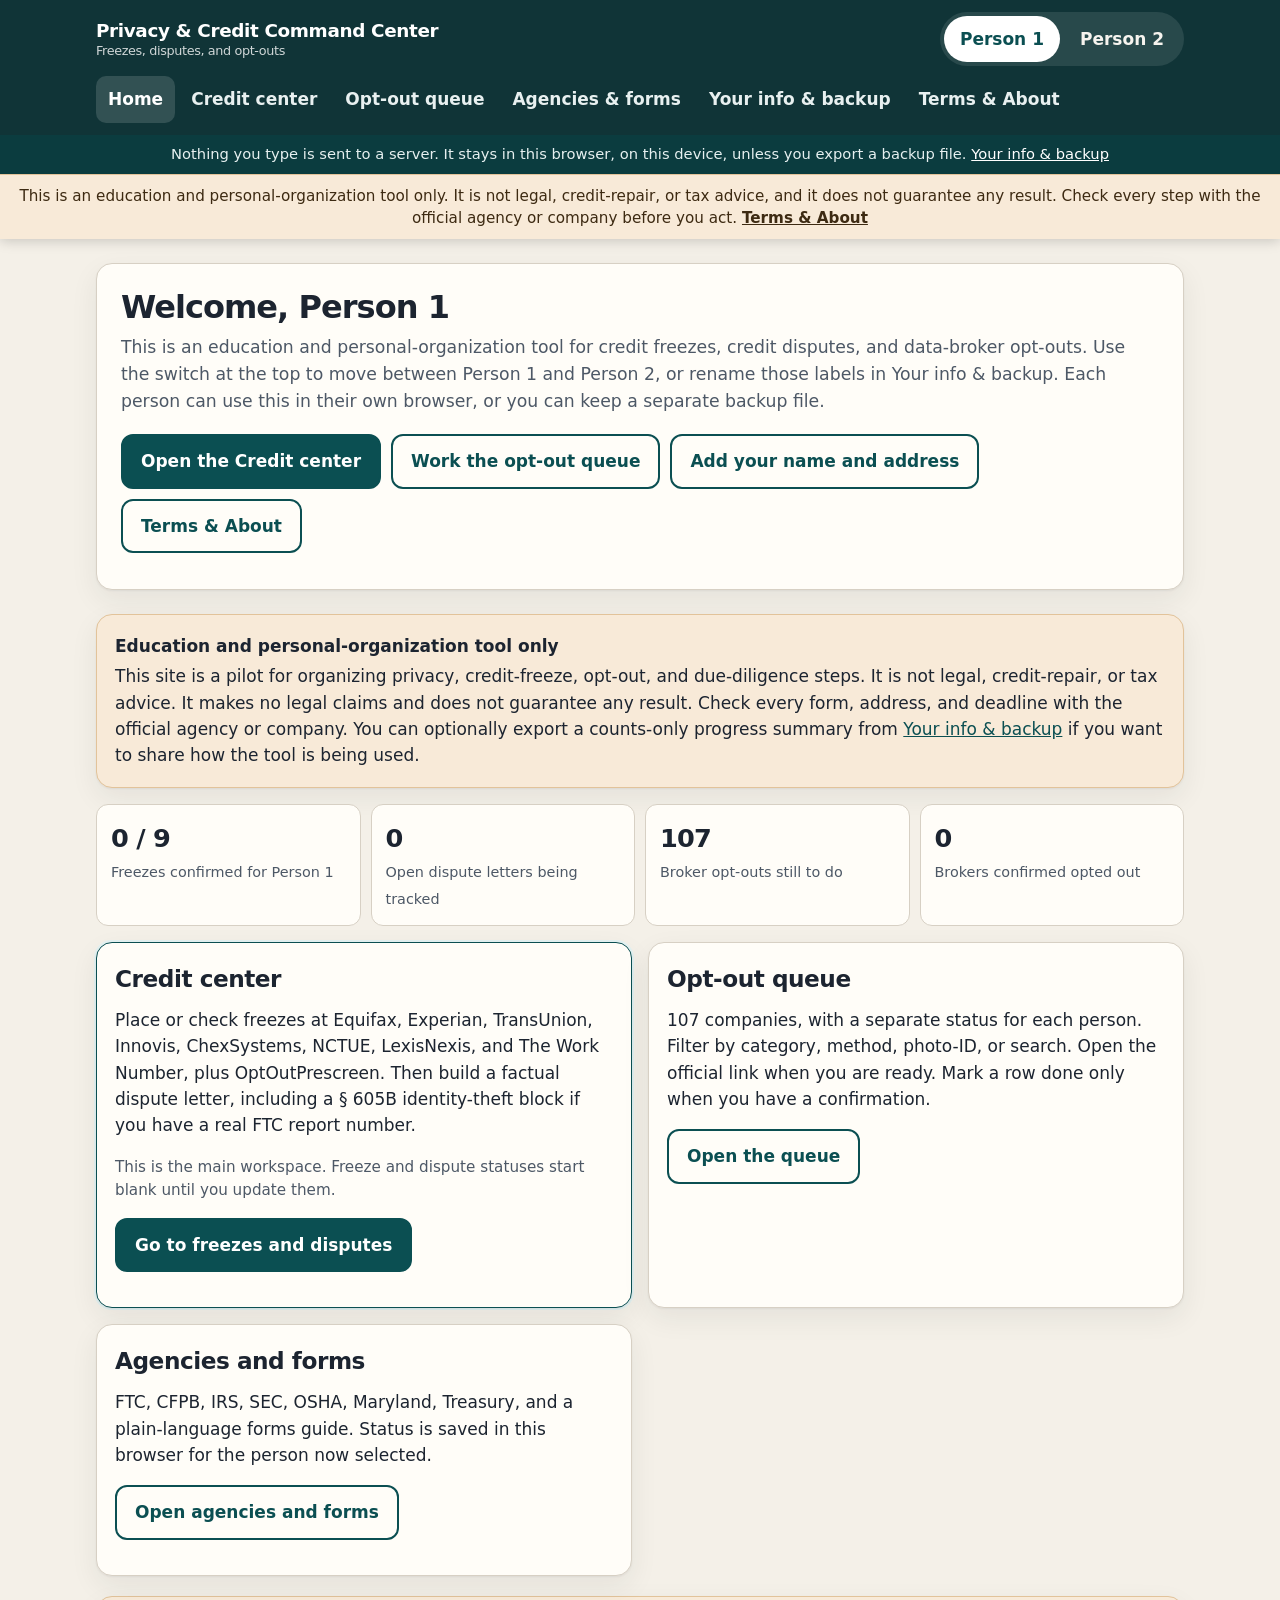
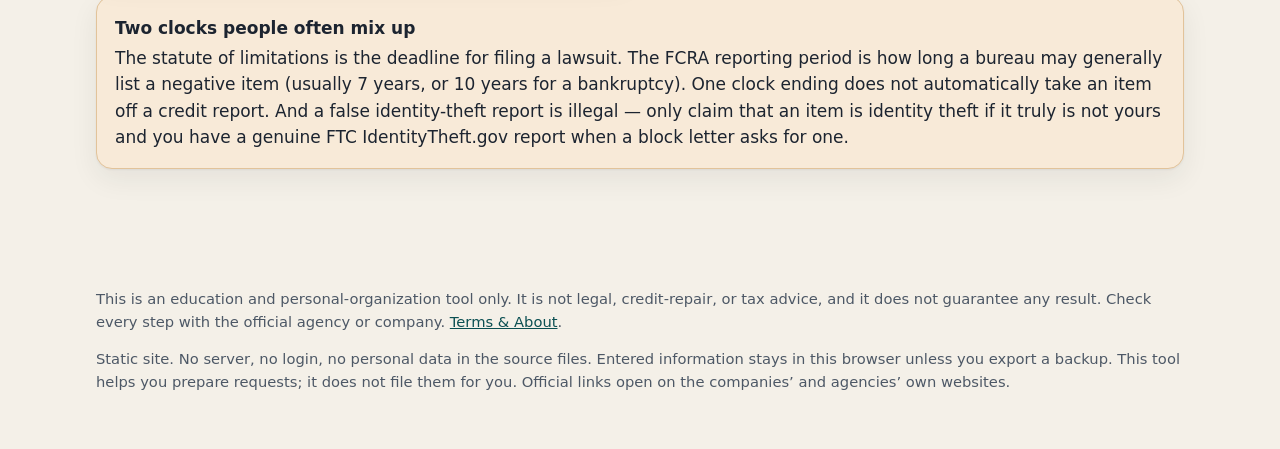
<file: index.html>
<!DOCTYPE html>
<html lang="en">
<head>
  <meta charset="utf-8">
  <meta name="viewport" content="width=device-width, initial-scale=1">
  <meta name="referrer" content="no-referrer">
  <meta name="robots" content="noindex,nofollow">
  <title>Home — Privacy &amp; Credit Command Center</title>
  <link rel="stylesheet" href="css/styles.css">
</head>
<body>
  <a class="skip" href="#page-root">Skip to content</a>
  <header class="site-header" id="site-header"></header>
  <main id="page-root"></main>
  <footer class="site-footer">
    <p>This is an education and personal-organization tool only. It is not legal, credit-repair, or tax advice, and it does not guarantee any result. Check every step with the official agency or company. <a href="terms.html">Terms &amp; About</a>.</p>
    <p>Static site. No server, no login, no personal data in the source files. Entered information stays in this browser unless you export a backup. This tool helps you prepare requests; it does not file them for you. Official links open on the companies’ and agencies’ own websites.</p>
  </footer>

  <script src="js/brokers-data.js"></script>
  <script src="js/credit-data.js"></script>
  <script src="js/catalog-data.js"></script>
  <script src="js/storage.js"></script>
  <script src="js/ui.js"></script>
  <script src="js/letters.js"></script>
  <script src="js/pages.js"></script>

  <script>Pages.boot("home");</script>
</body>
</html>
</file>
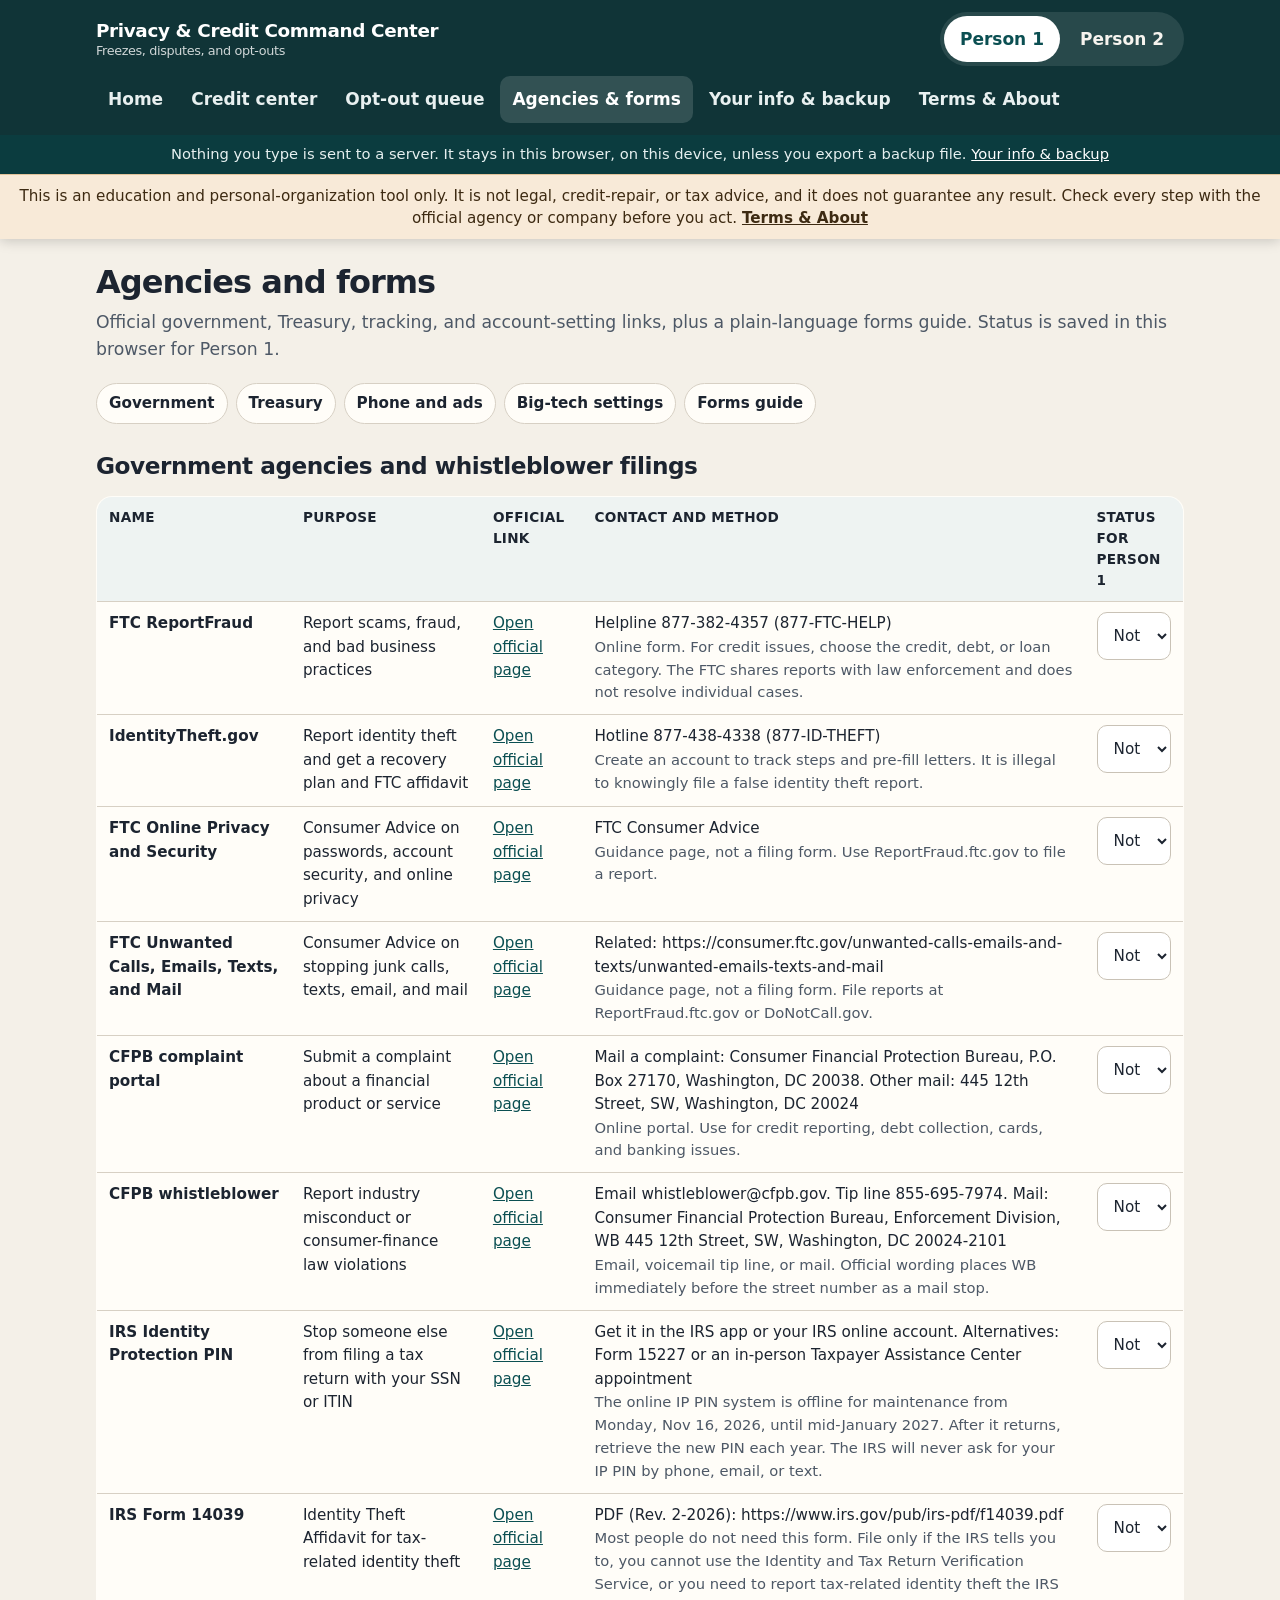
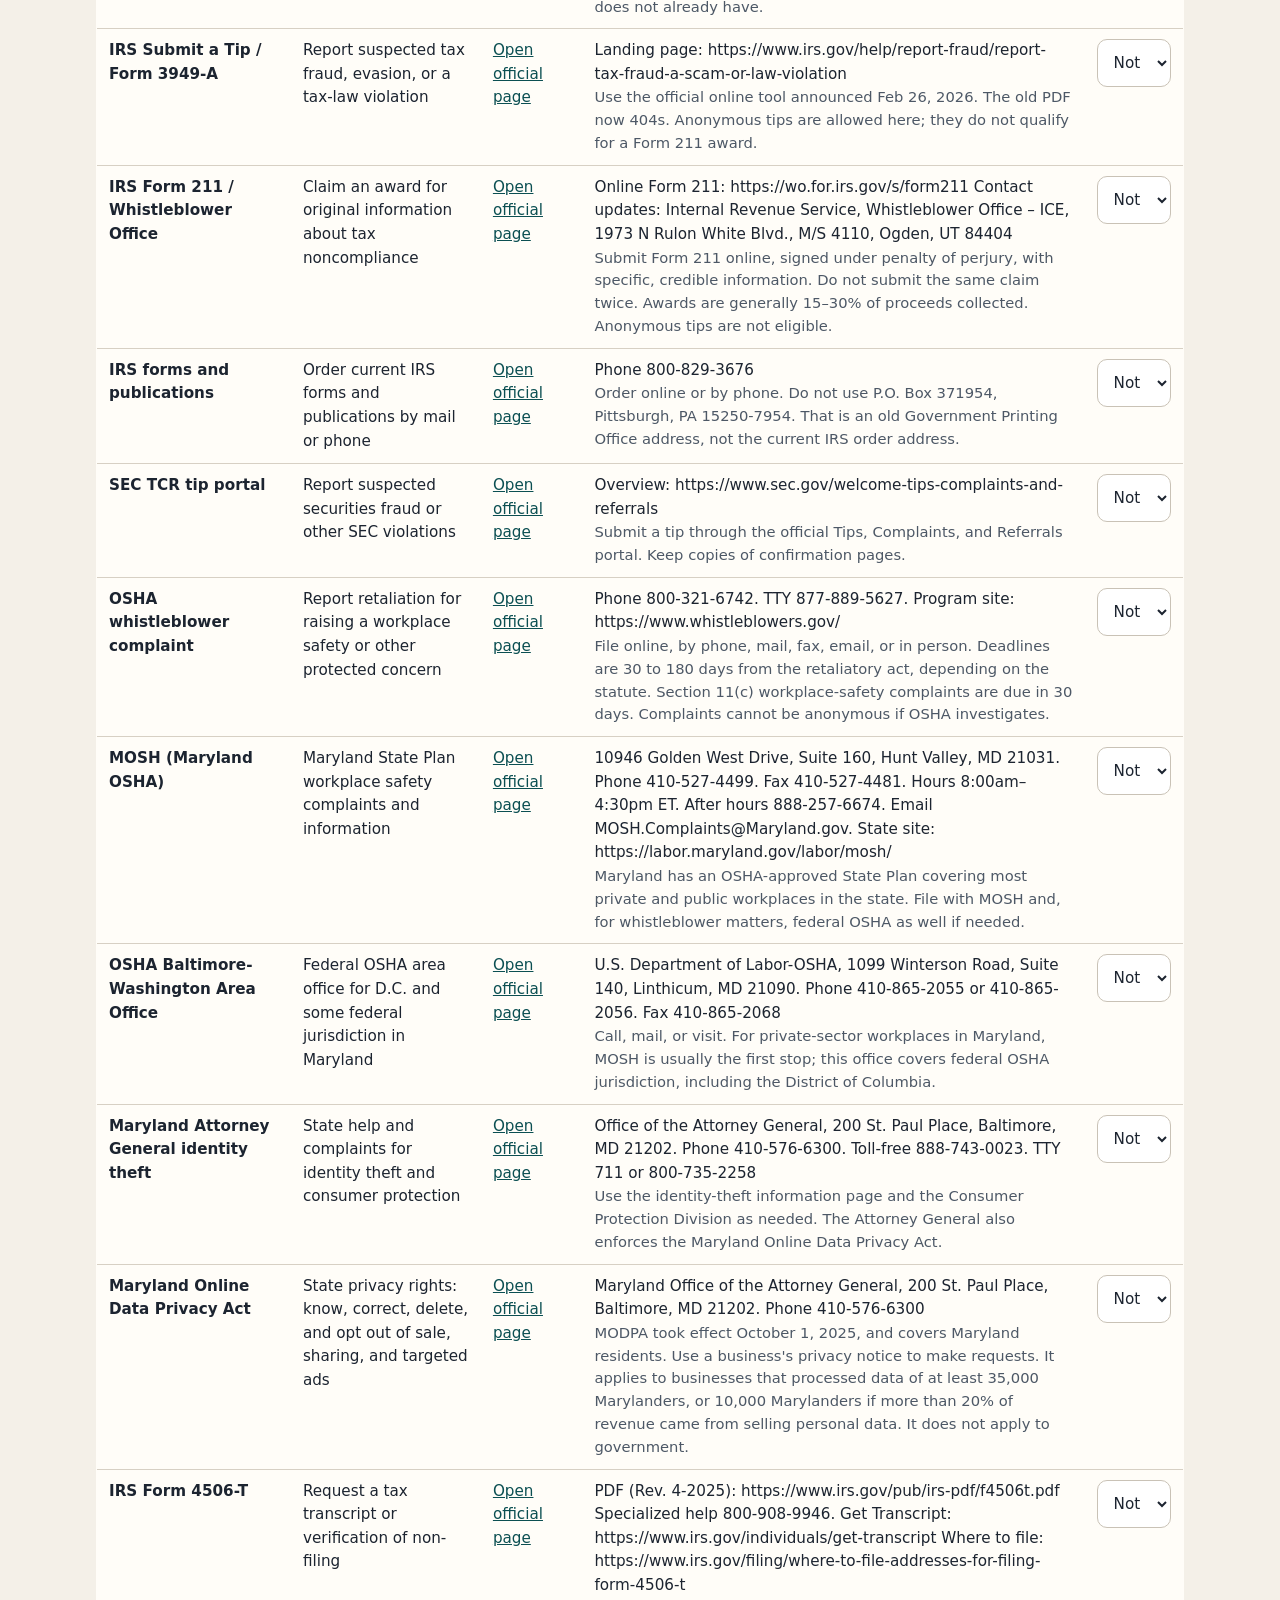
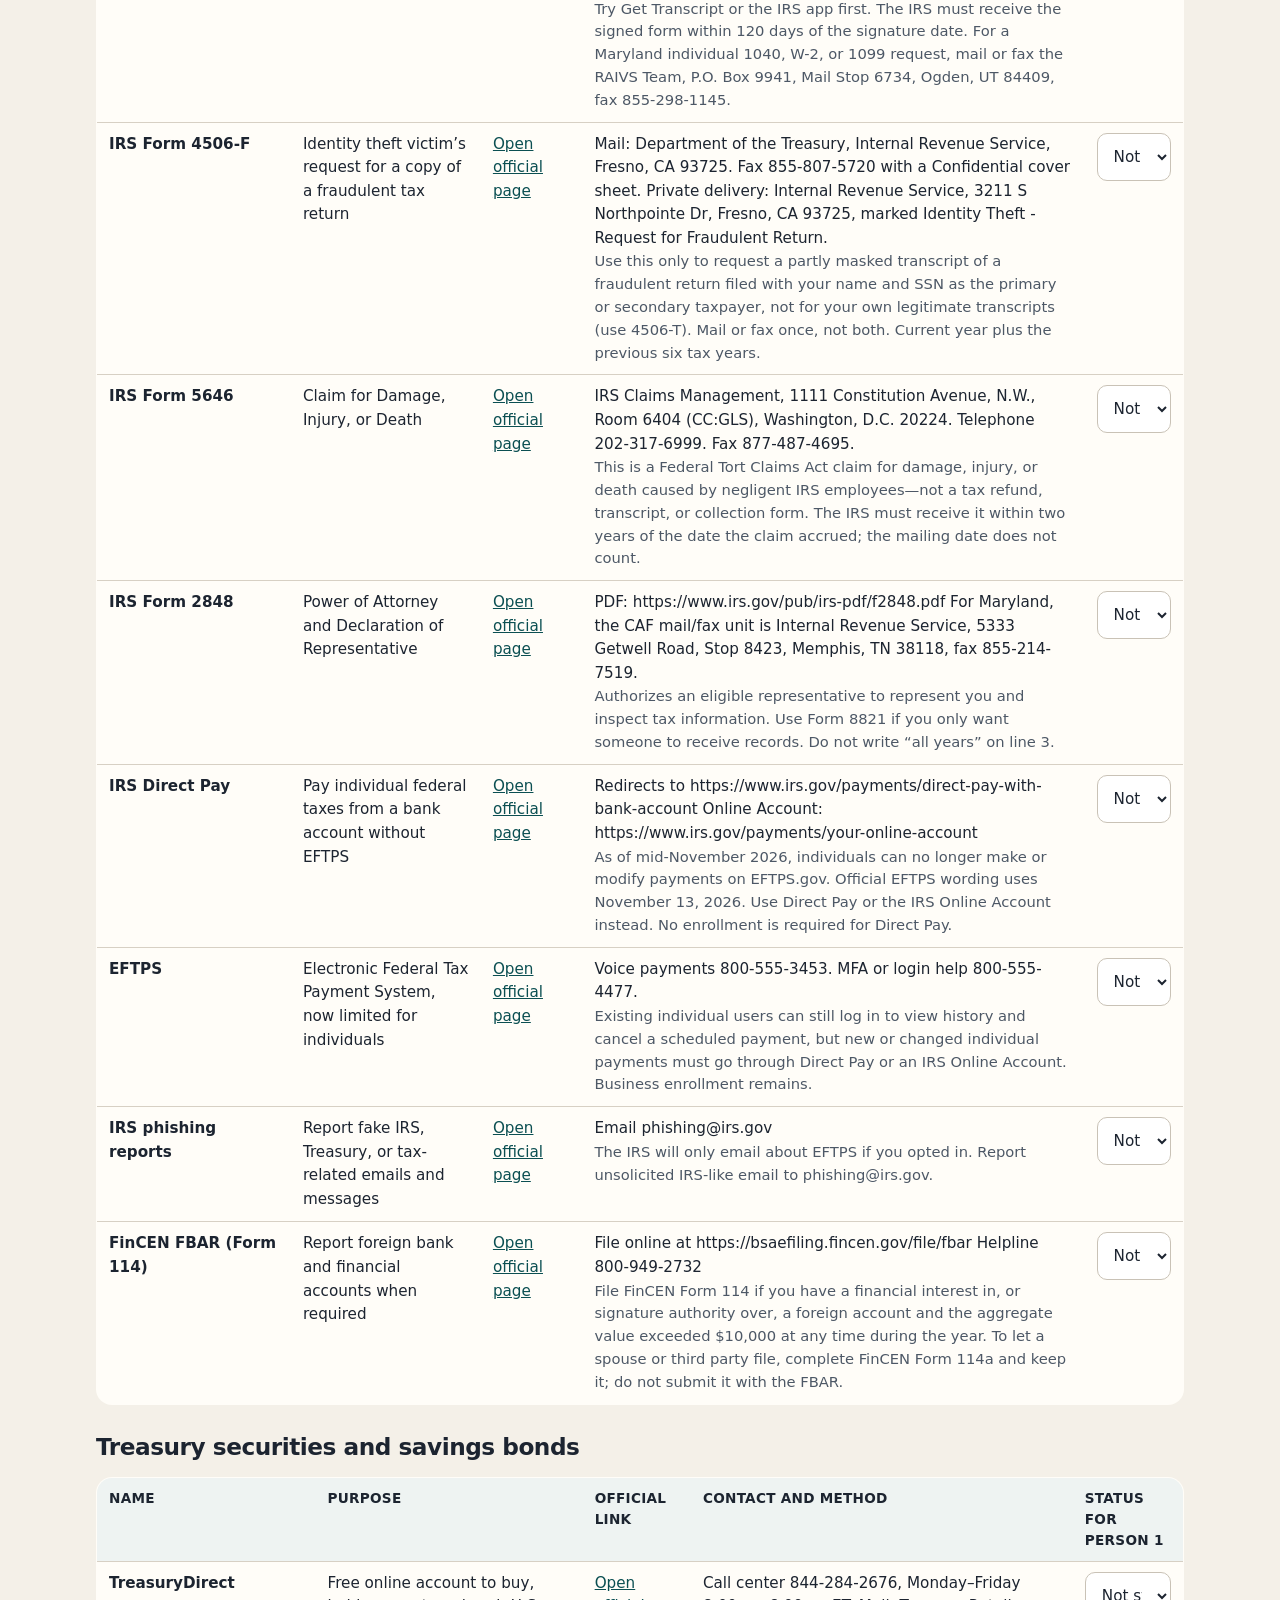
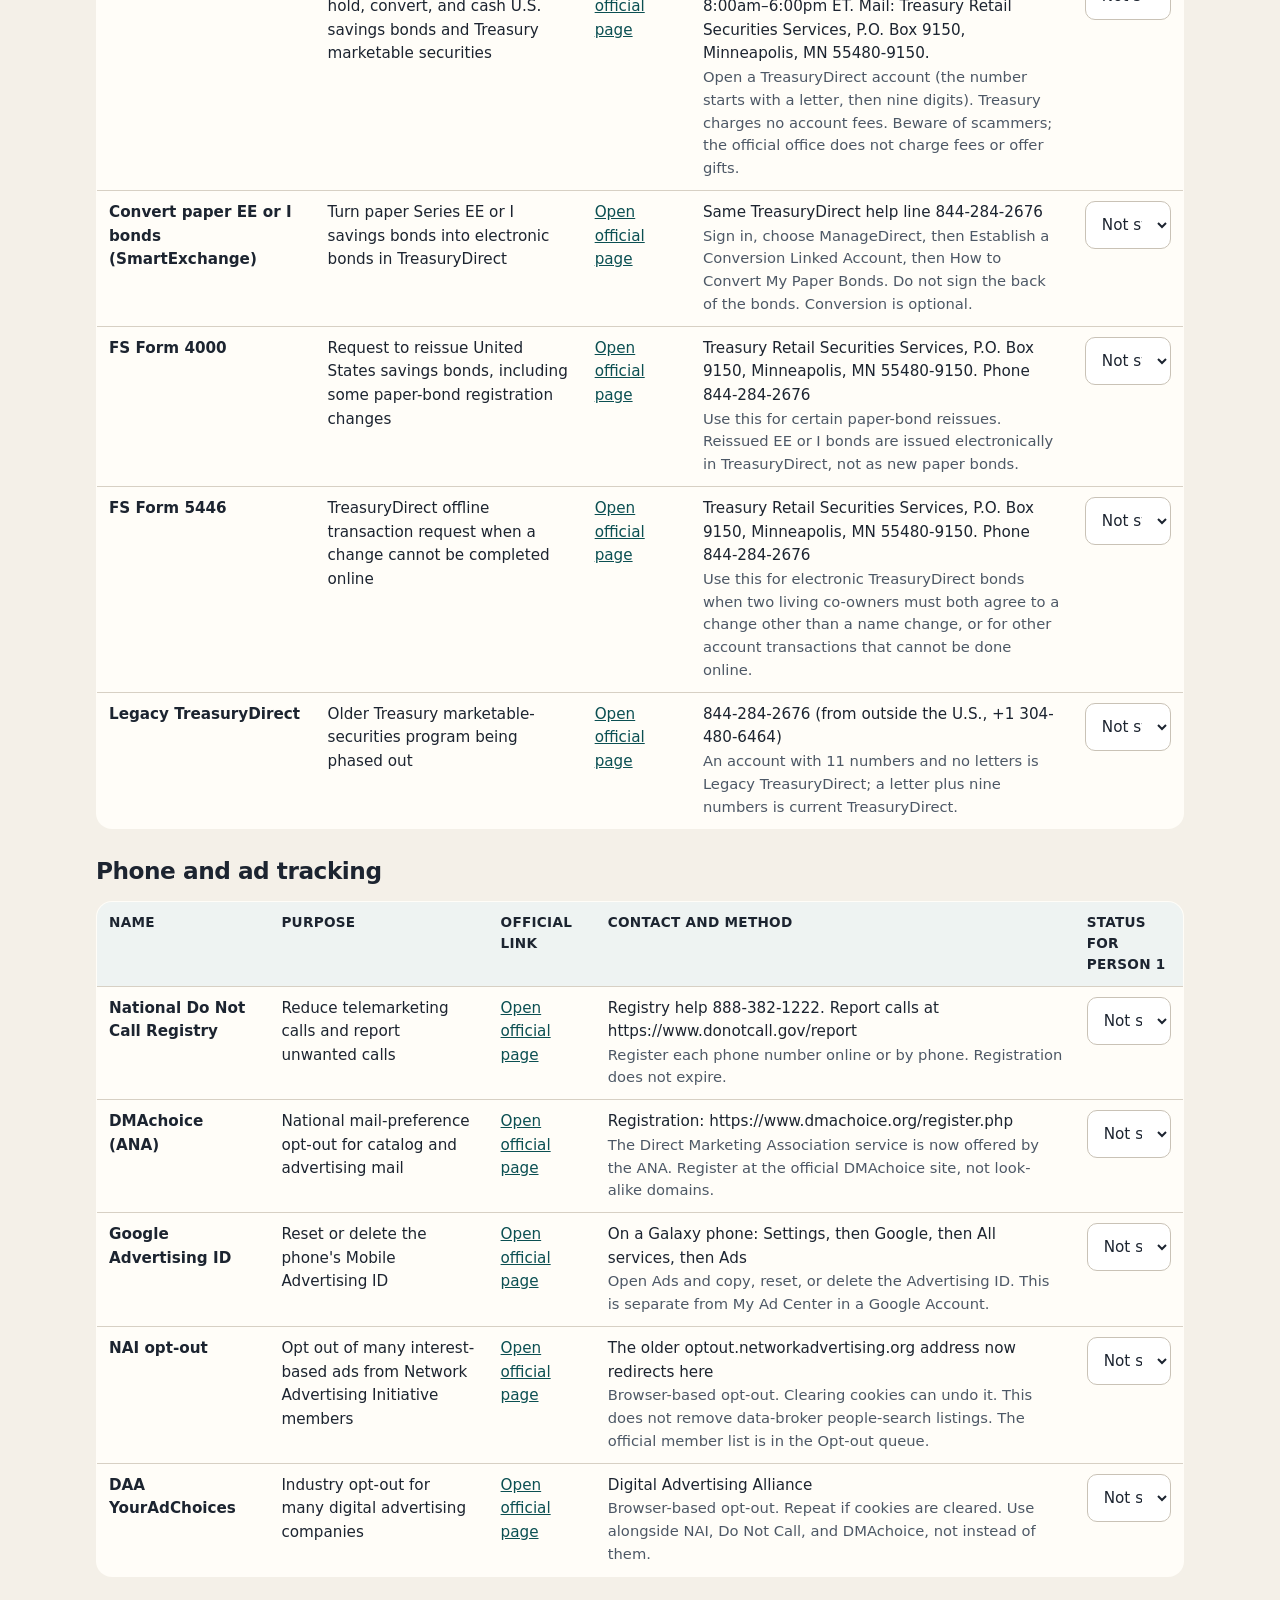
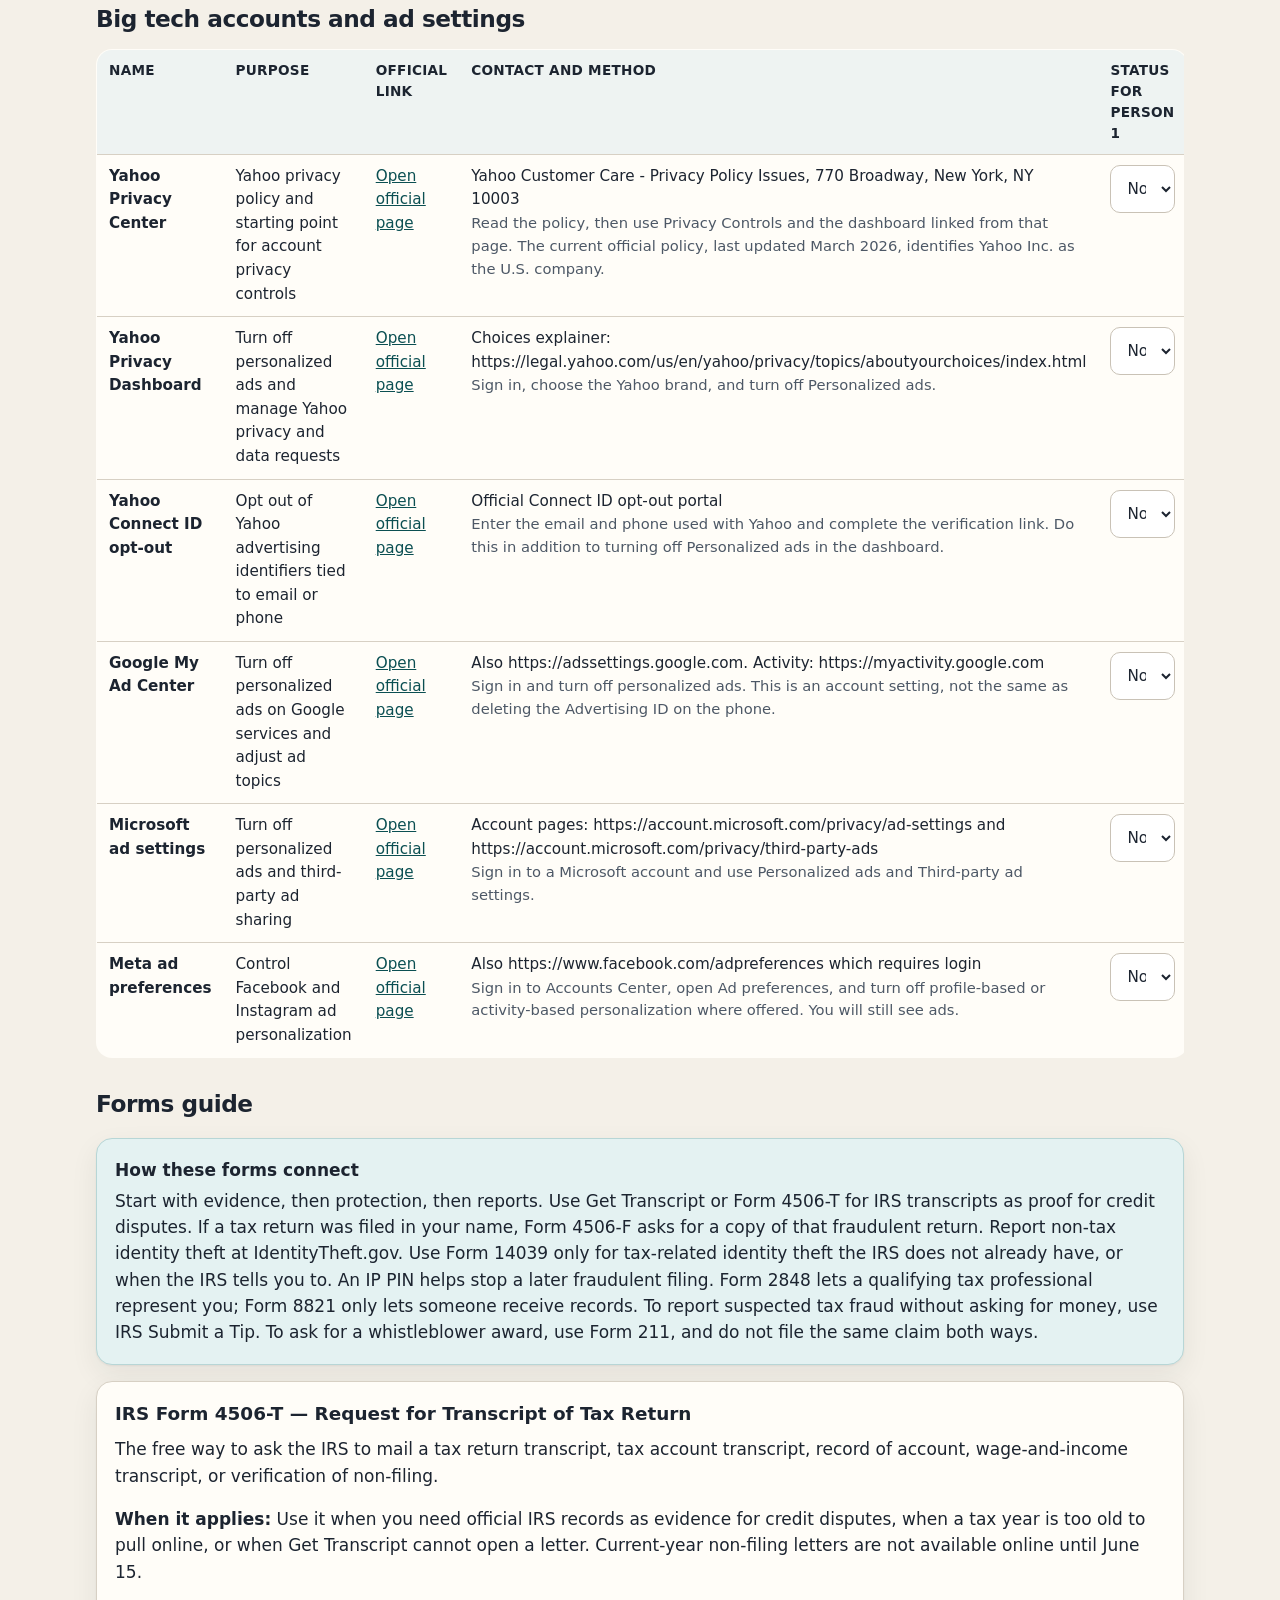
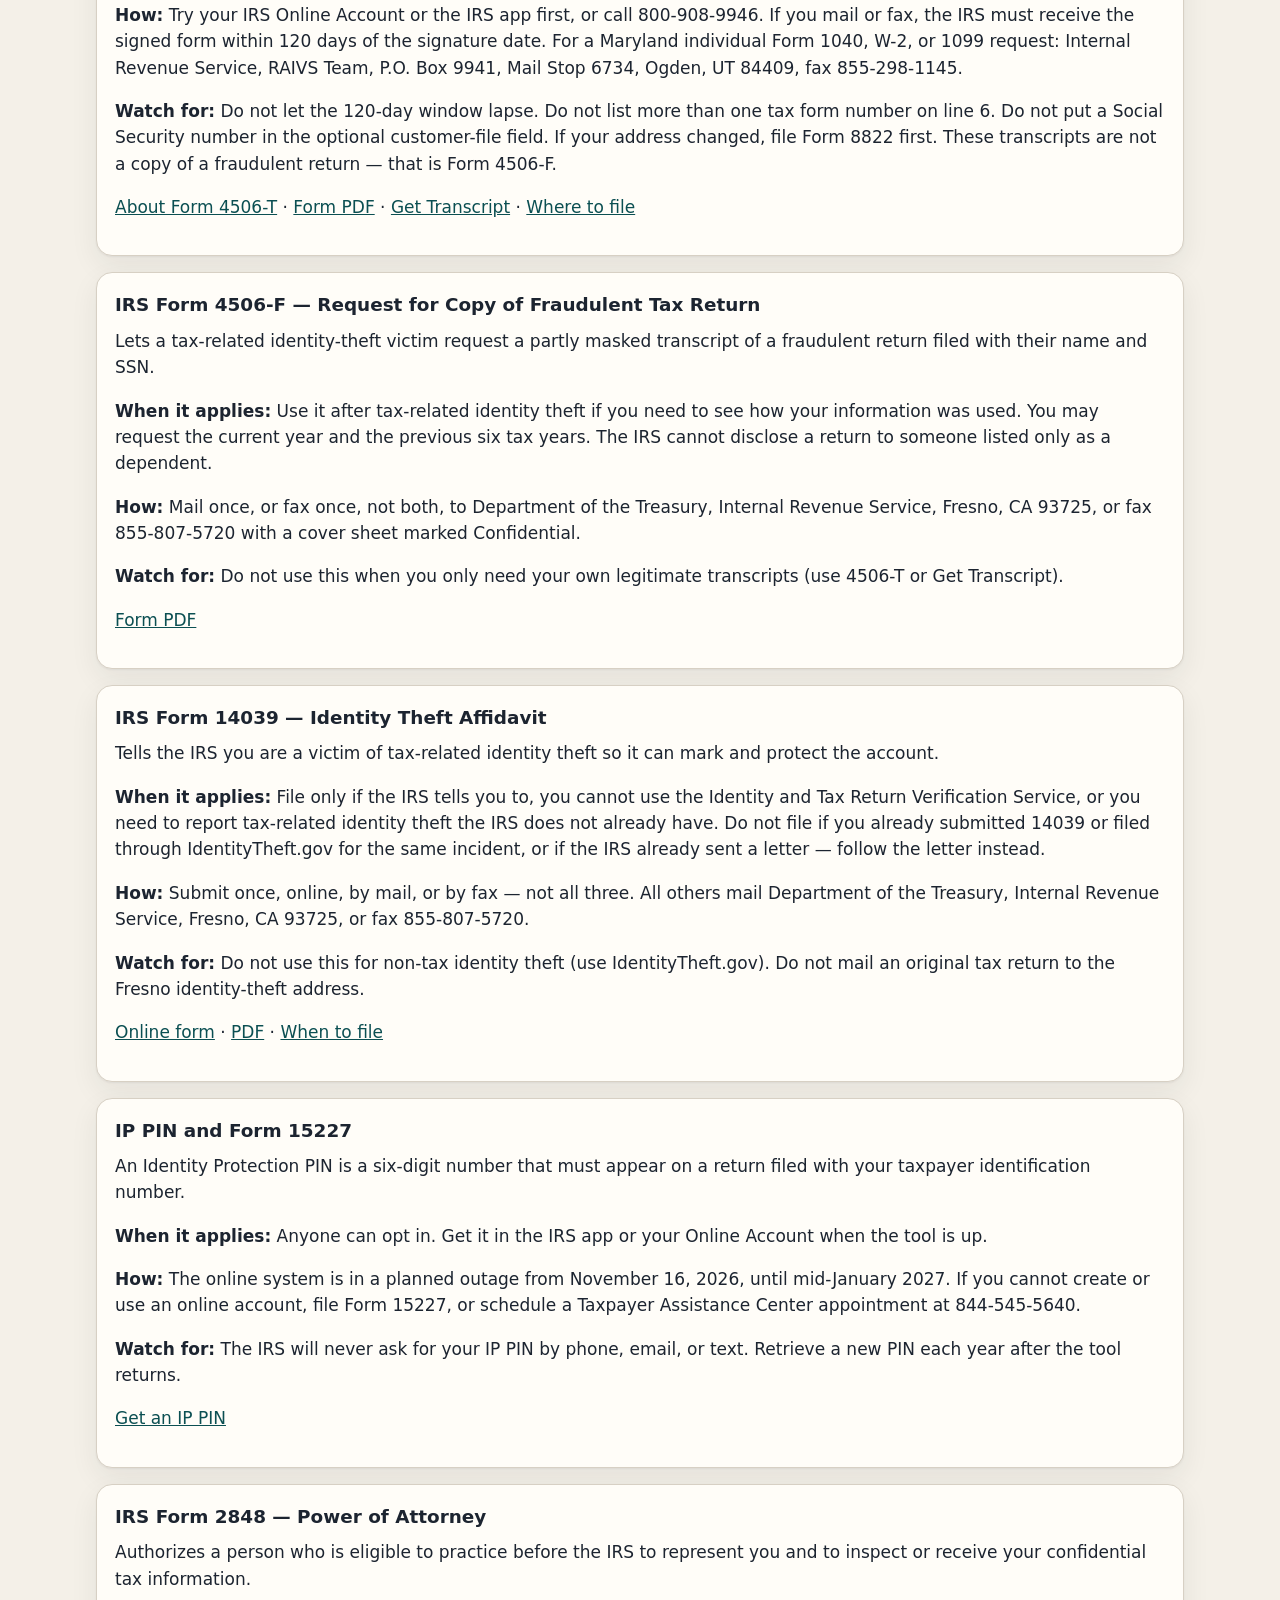
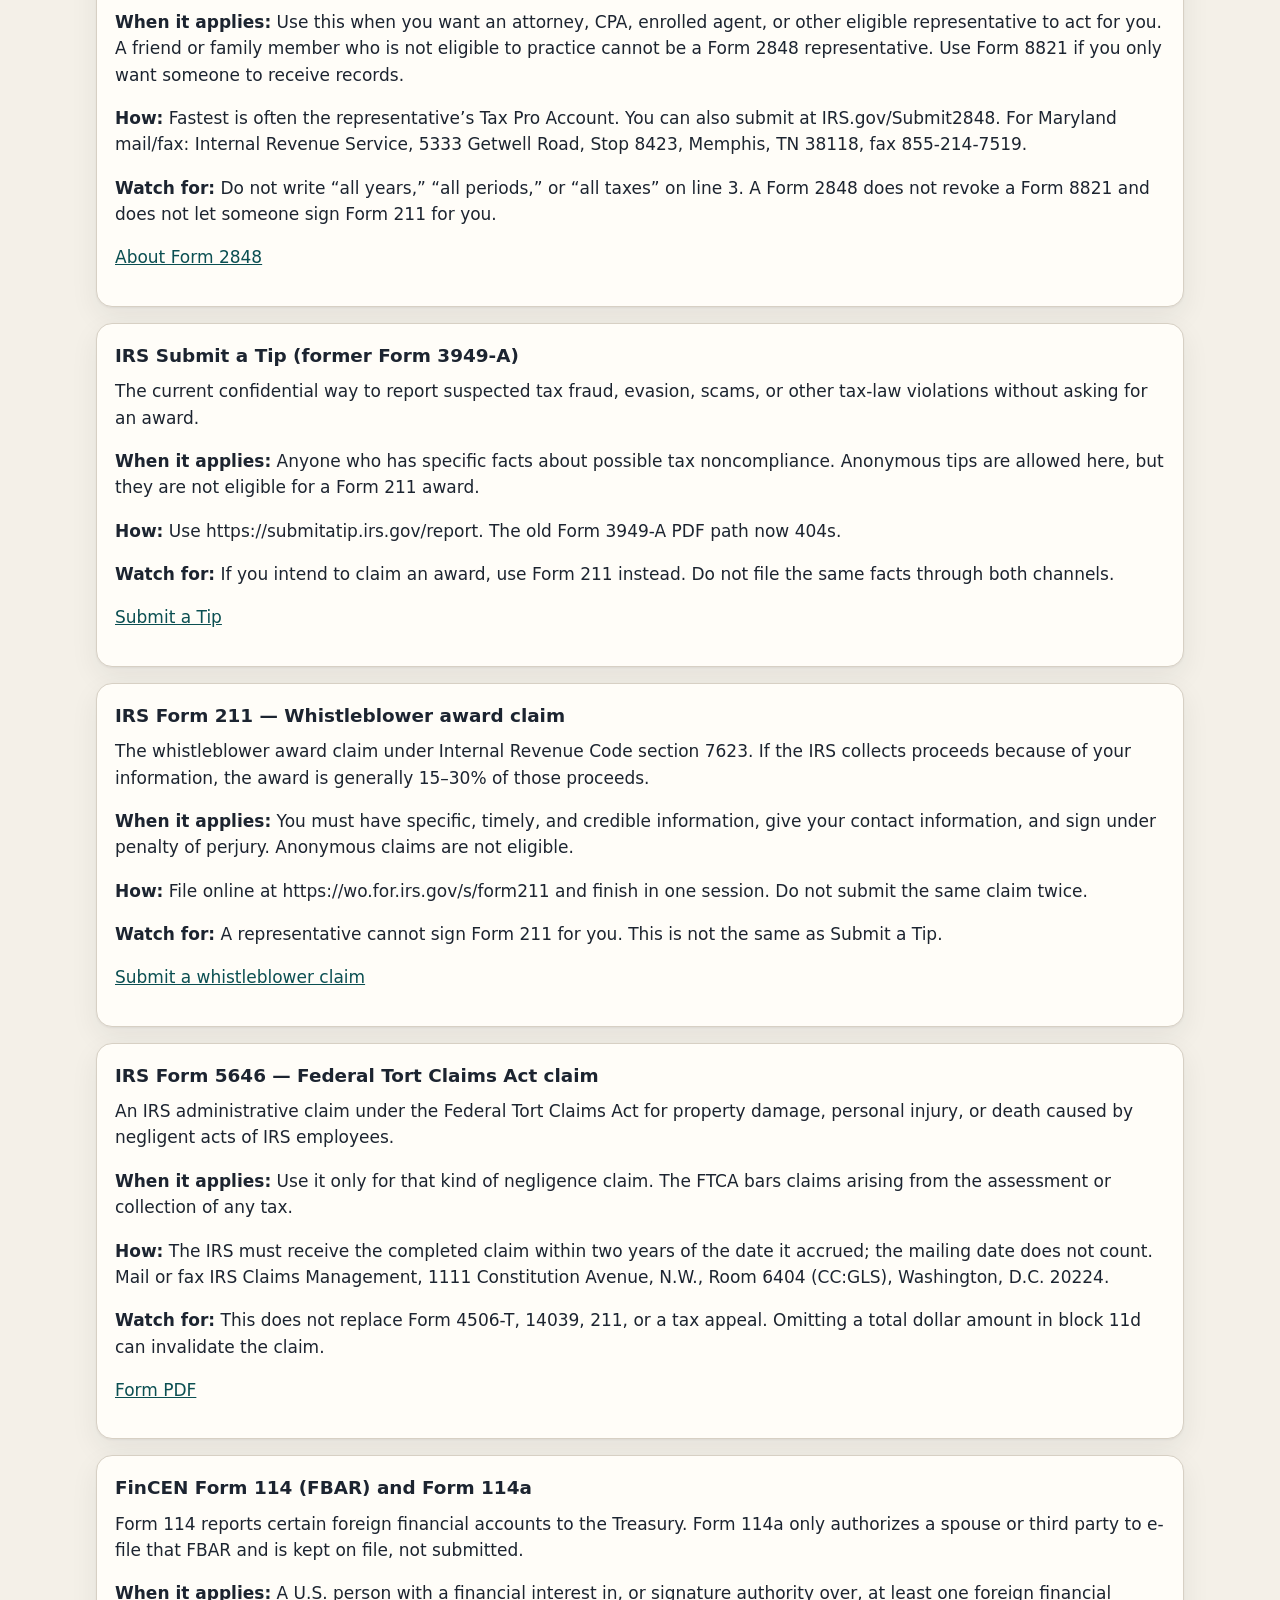
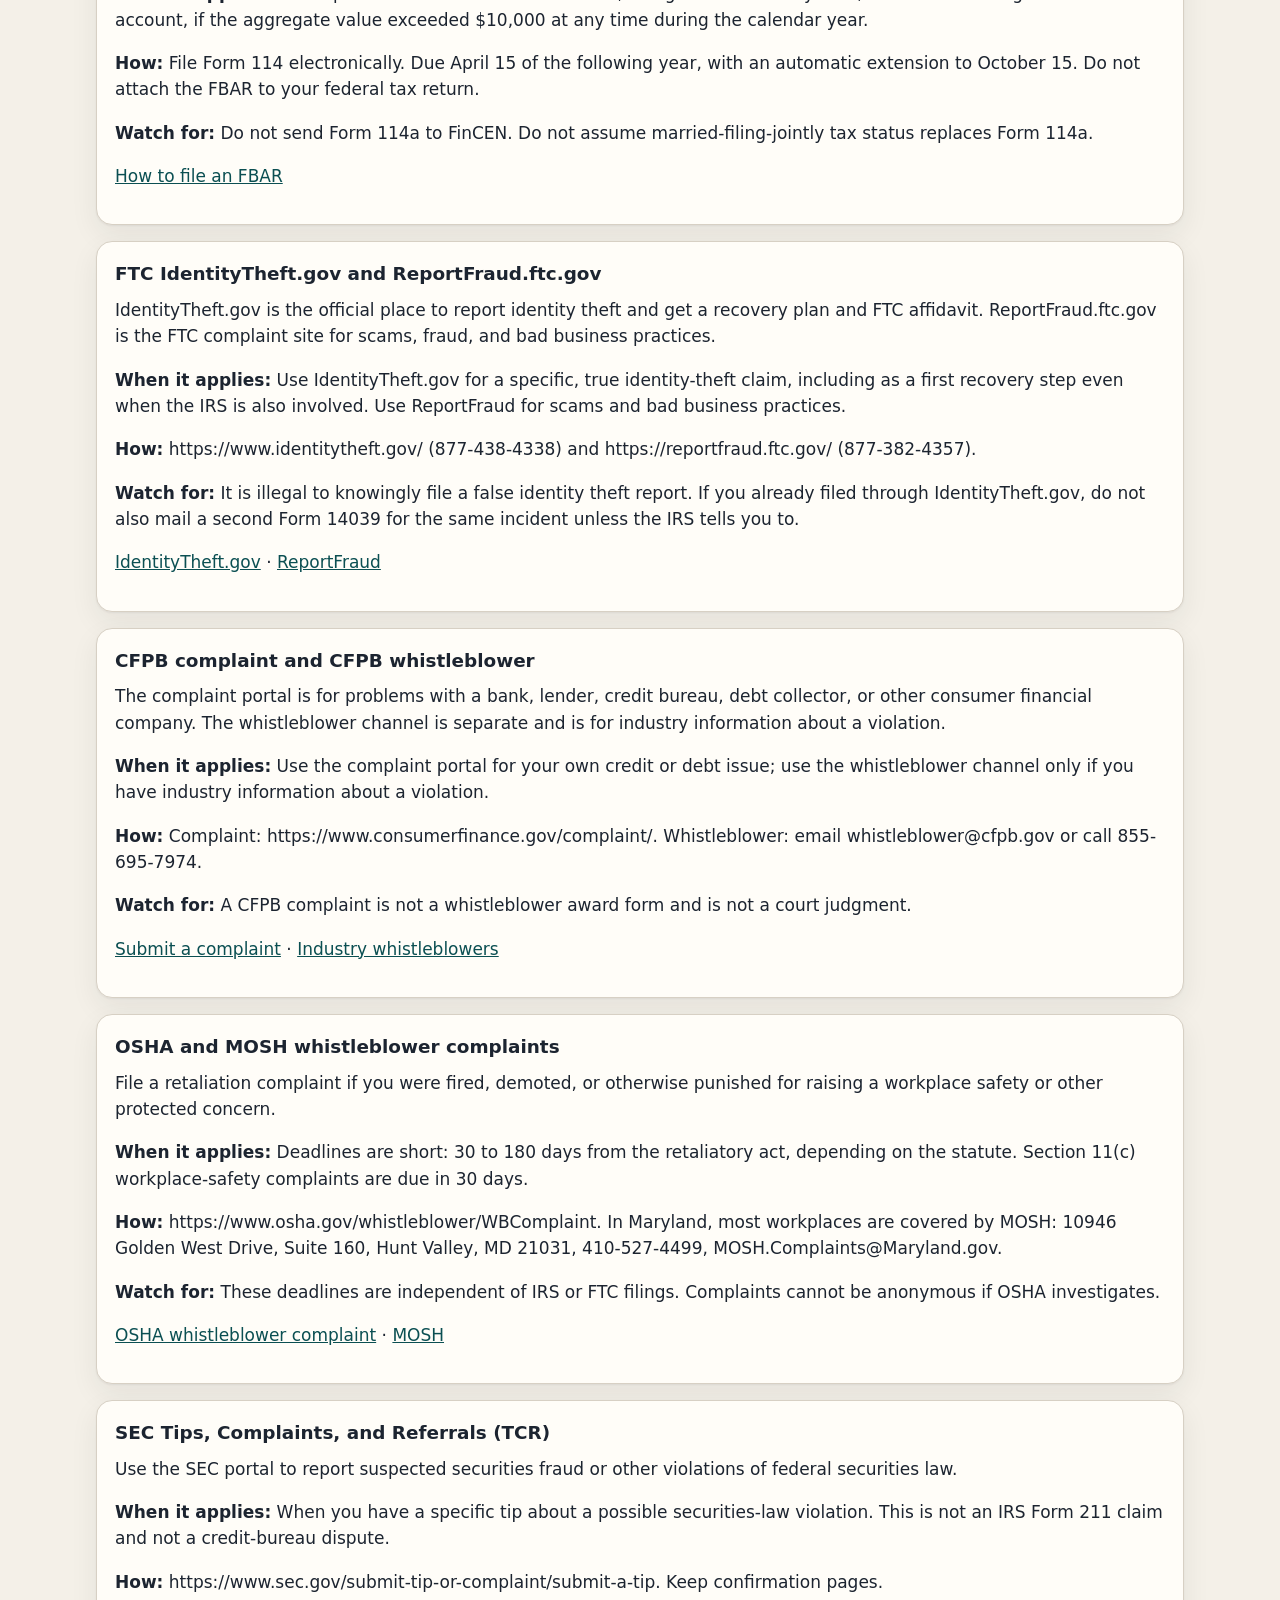
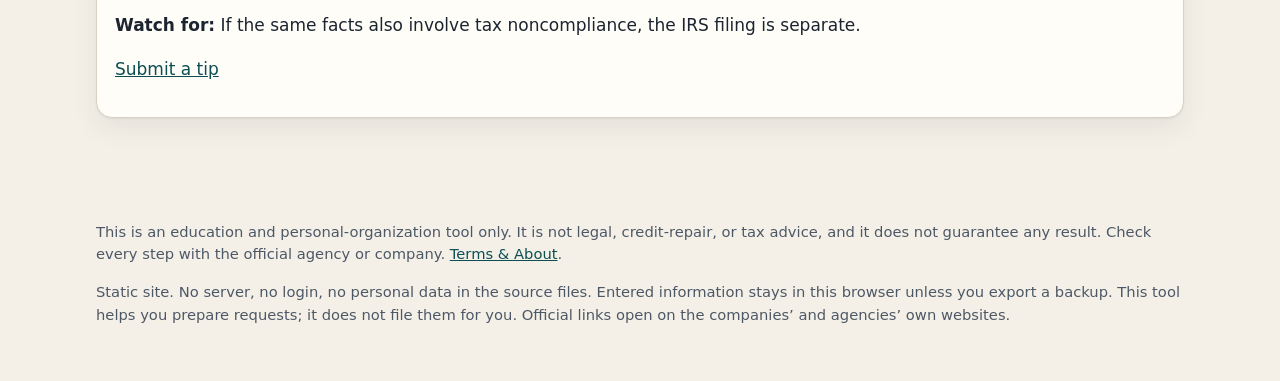
<file: agencies.html>
<!DOCTYPE html>
<html lang="en">
<head>
  <meta charset="utf-8">
  <meta name="viewport" content="width=device-width, initial-scale=1">
  <meta name="referrer" content="no-referrer">
  <meta name="robots" content="noindex,nofollow">
  <title>Agencies and forms — Privacy &amp; Credit Command Center</title>
  <link rel="stylesheet" href="css/styles.css">
</head>
<body>
  <a class="skip" href="#page-root">Skip to content</a>
  <header class="site-header" id="site-header"></header>
  <main id="page-root"></main>
  <footer class="site-footer">
    <p>This is an education and personal-organization tool only. It is not legal, credit-repair, or tax advice, and it does not guarantee any result. Check every step with the official agency or company. <a href="terms.html">Terms &amp; About</a>.</p>
    <p>Static site. No server, no login, no personal data in the source files. Entered information stays in this browser unless you export a backup. This tool helps you prepare requests; it does not file them for you. Official links open on the companies’ and agencies’ own websites.</p>
  </footer>

  <script src="js/brokers-data.js"></script>
  <script src="js/credit-data.js"></script>
  <script src="js/catalog-data.js"></script>
  <script src="js/storage.js"></script>
  <script src="js/ui.js"></script>
  <script src="js/letters.js"></script>
  <script src="js/pages.js"></script>

  <script>Pages.boot("agencies");</script>
</body>
</html>
</file>
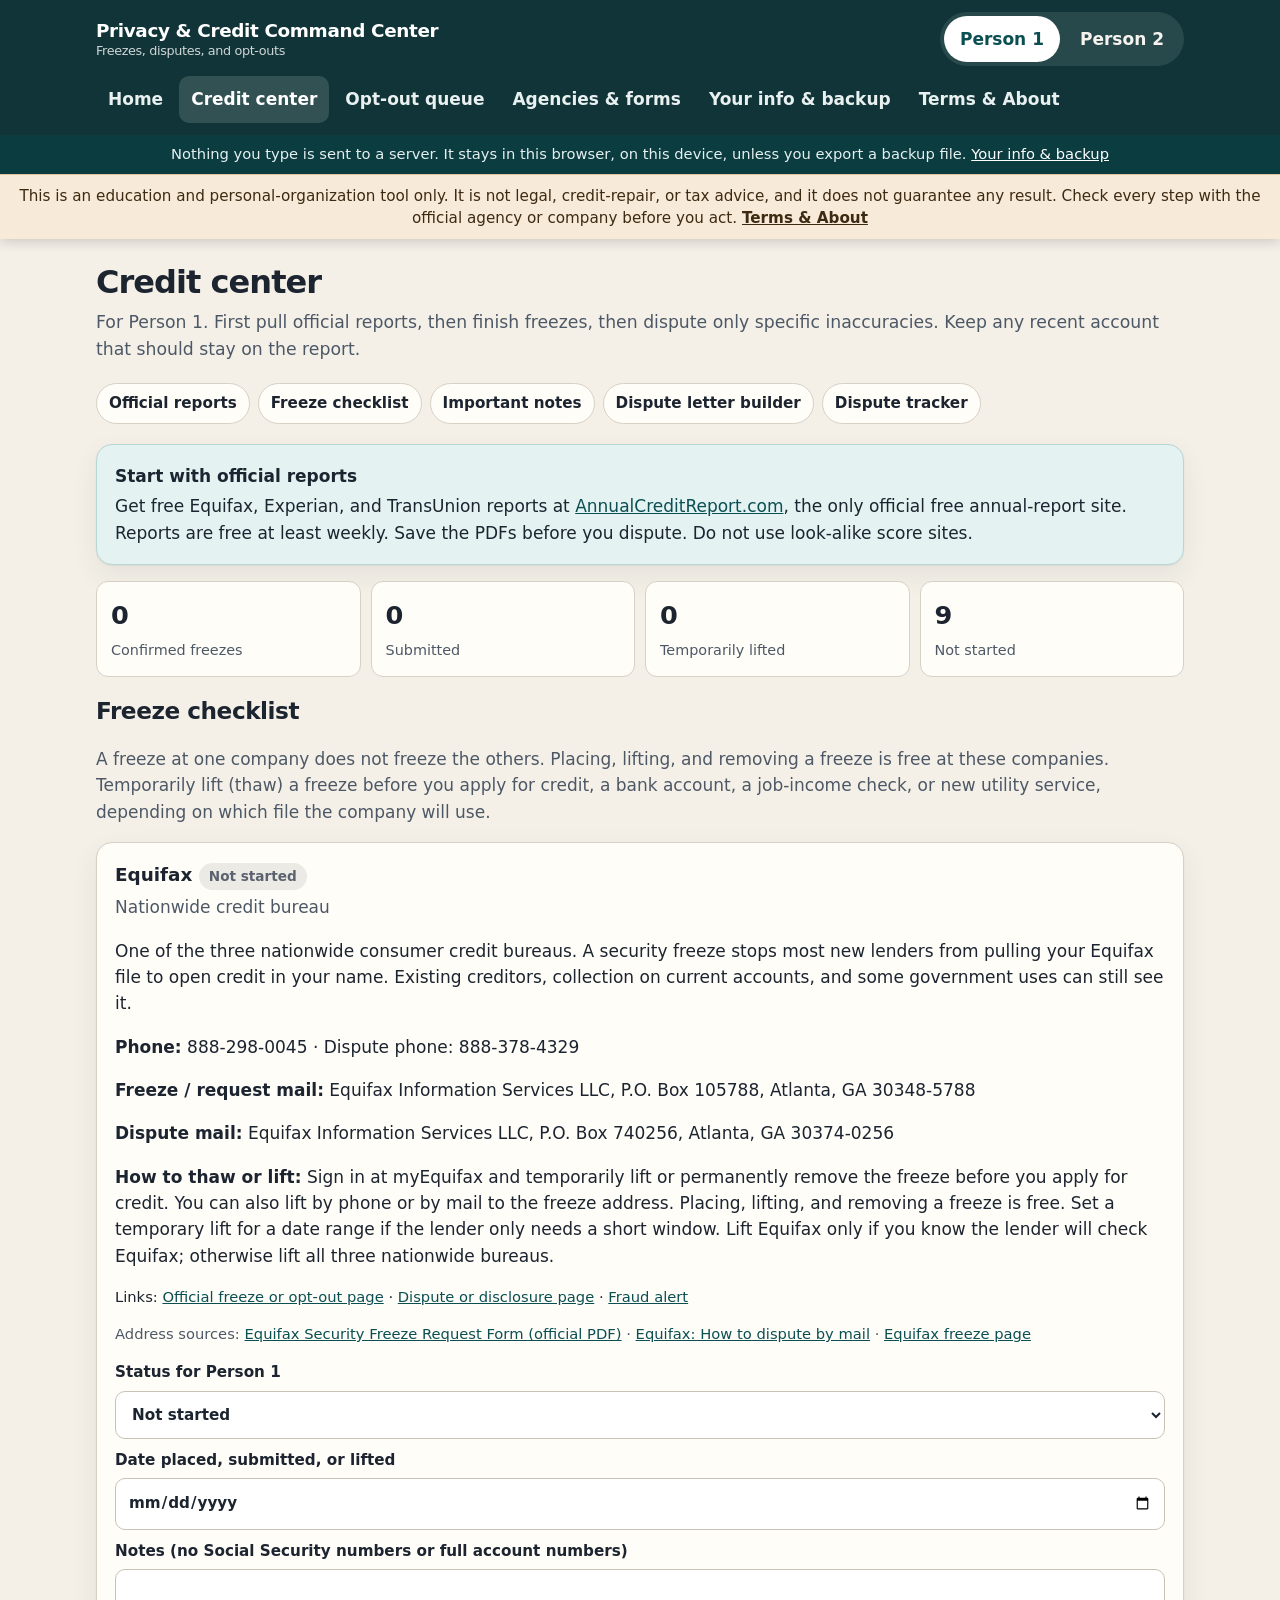
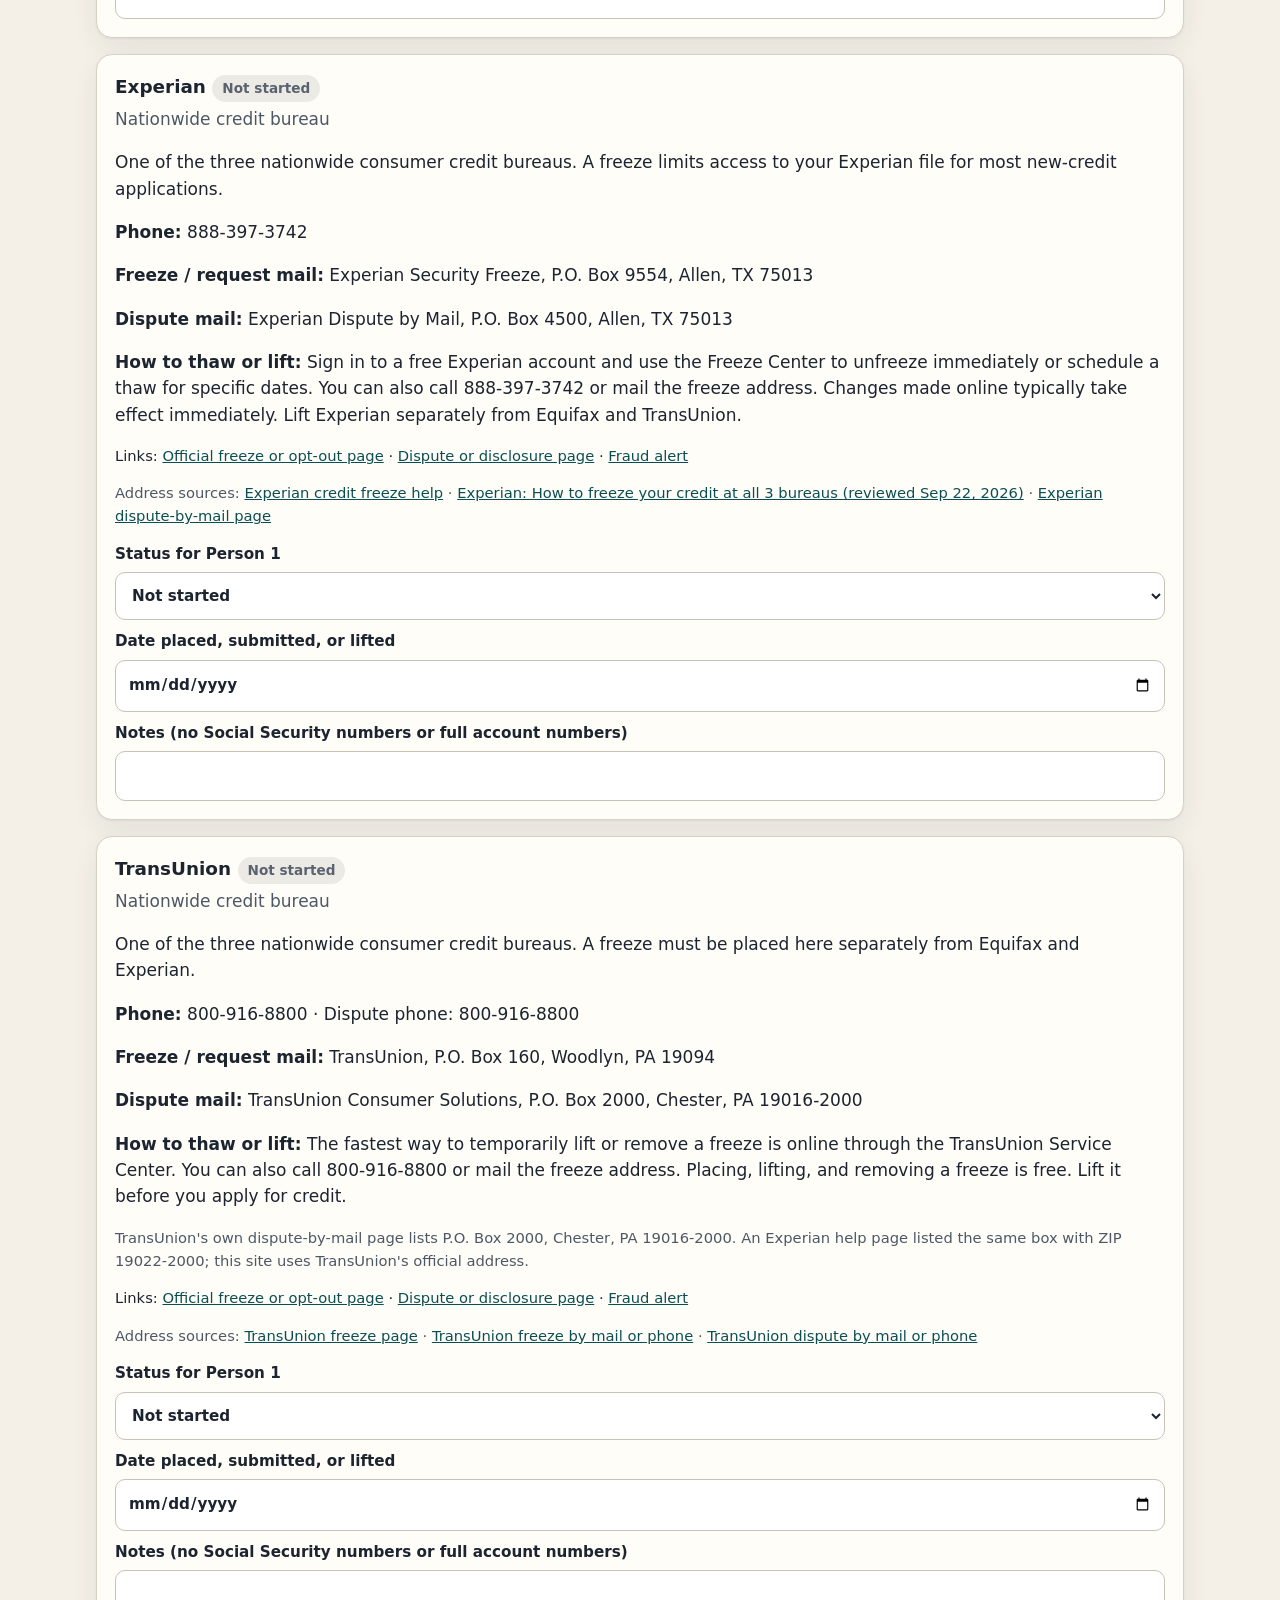
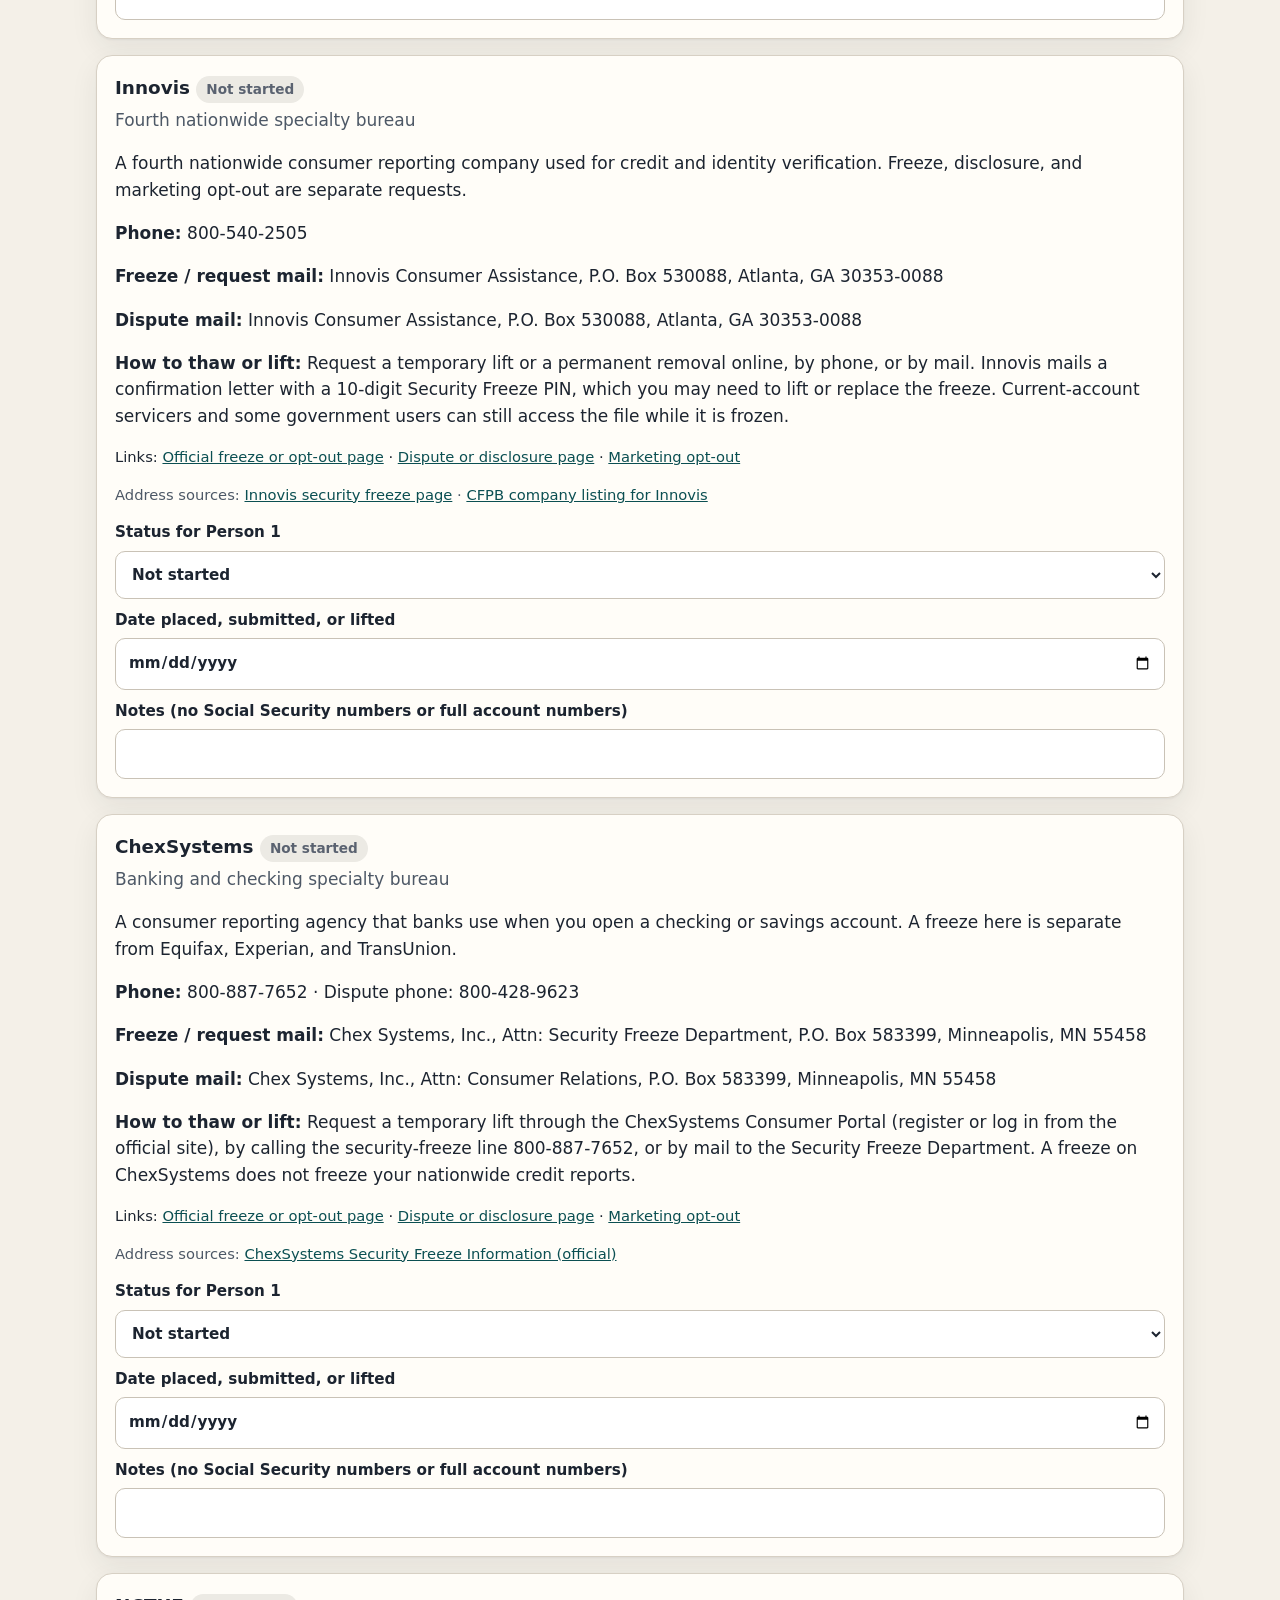
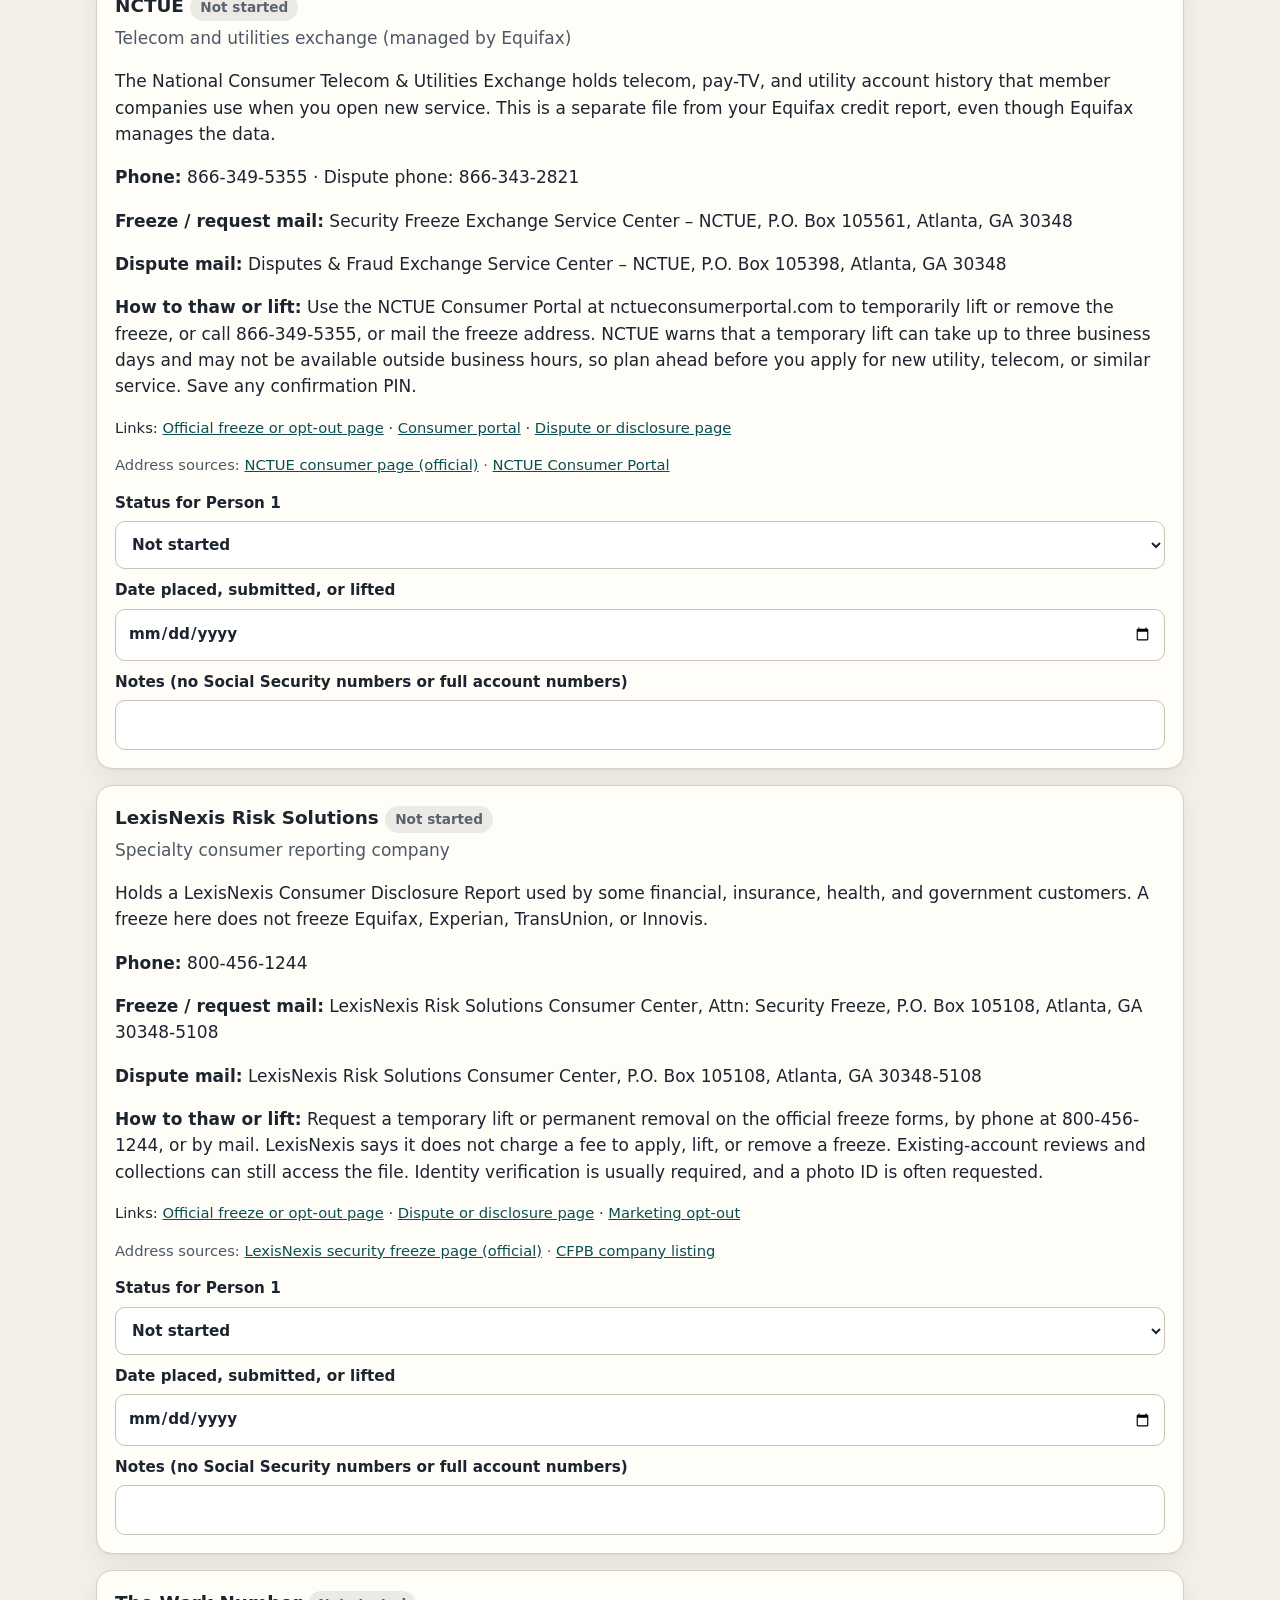
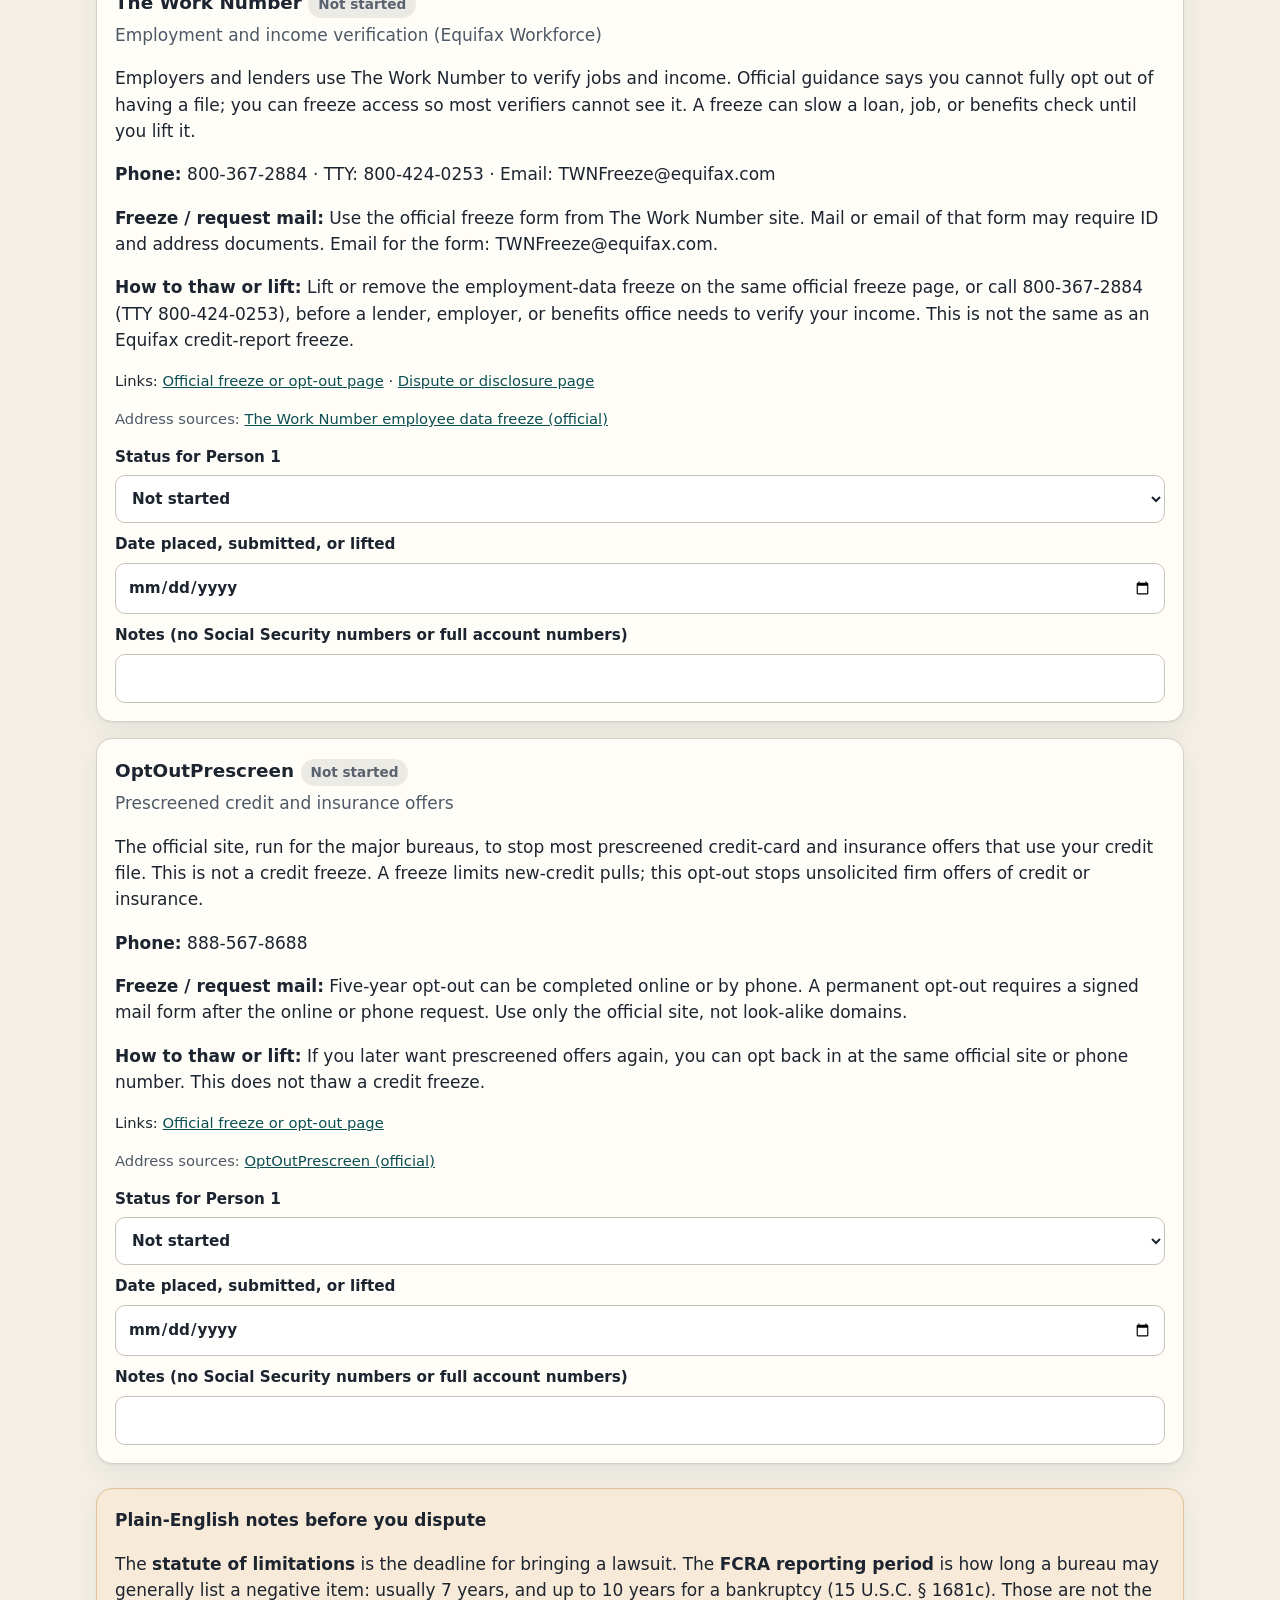
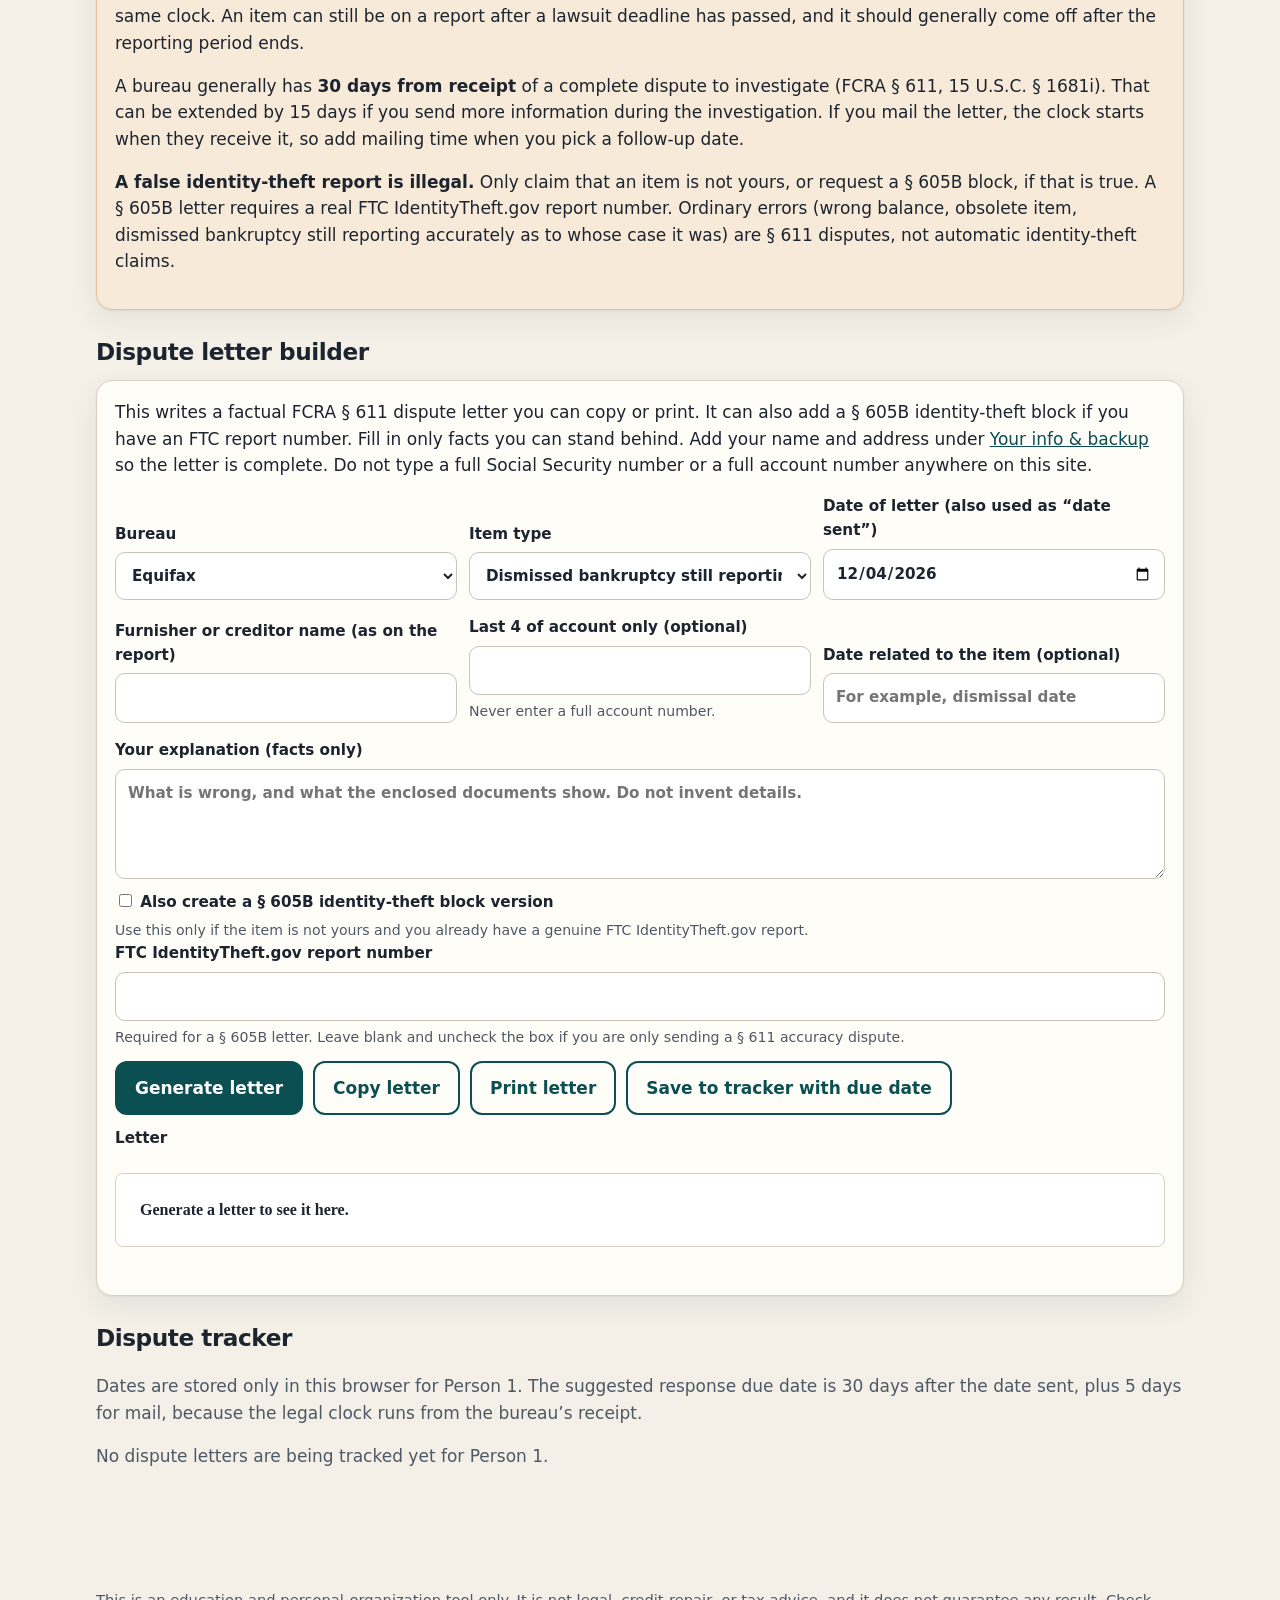
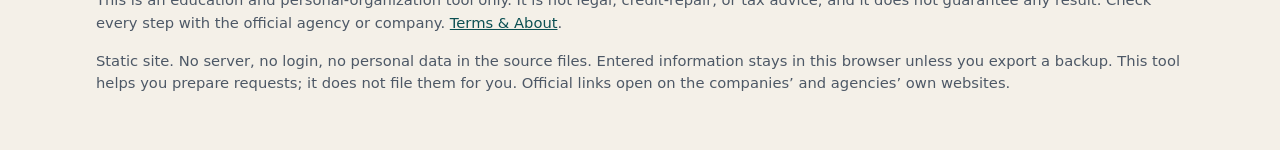
<file: credit.html>
<!DOCTYPE html>
<html lang="en">
<head>
  <meta charset="utf-8">
  <meta name="viewport" content="width=device-width, initial-scale=1">
  <meta name="referrer" content="no-referrer">
  <meta name="robots" content="noindex,nofollow">
  <title>Credit center — Privacy &amp; Credit Command Center</title>
  <link rel="stylesheet" href="css/styles.css">
</head>
<body>
  <a class="skip" href="#page-root">Skip to content</a>
  <header class="site-header" id="site-header"></header>
  <main id="page-root"></main>
  <footer class="site-footer">
    <p>This is an education and personal-organization tool only. It is not legal, credit-repair, or tax advice, and it does not guarantee any result. Check every step with the official agency or company. <a href="terms.html">Terms &amp; About</a>.</p>
    <p>Static site. No server, no login, no personal data in the source files. Entered information stays in this browser unless you export a backup. This tool helps you prepare requests; it does not file them for you. Official links open on the companies’ and agencies’ own websites.</p>
  </footer>

  <script src="js/brokers-data.js"></script>
  <script src="js/credit-data.js"></script>
  <script src="js/catalog-data.js"></script>
  <script src="js/storage.js"></script>
  <script src="js/ui.js"></script>
  <script src="js/letters.js"></script>
  <script src="js/pages.js"></script>

  <script>Pages.boot("credit");</script>
</body>
</html>
</file>
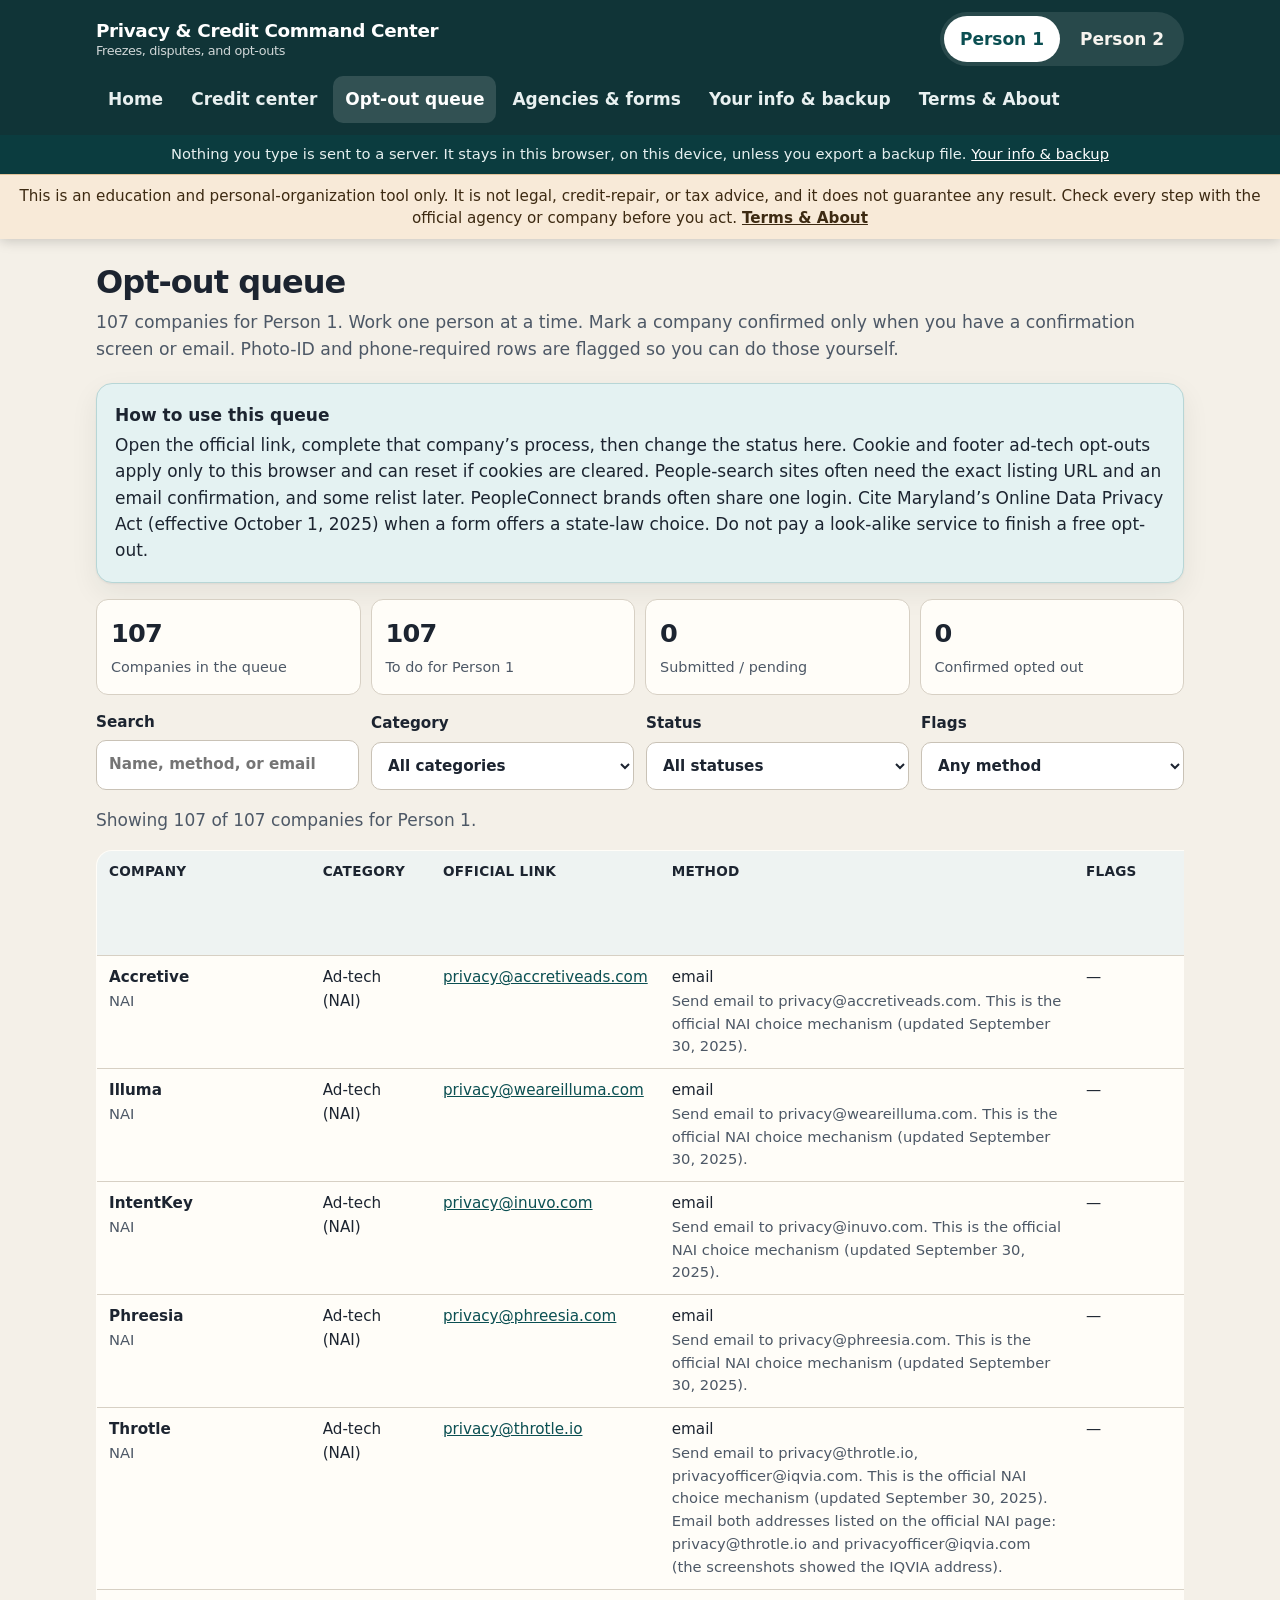
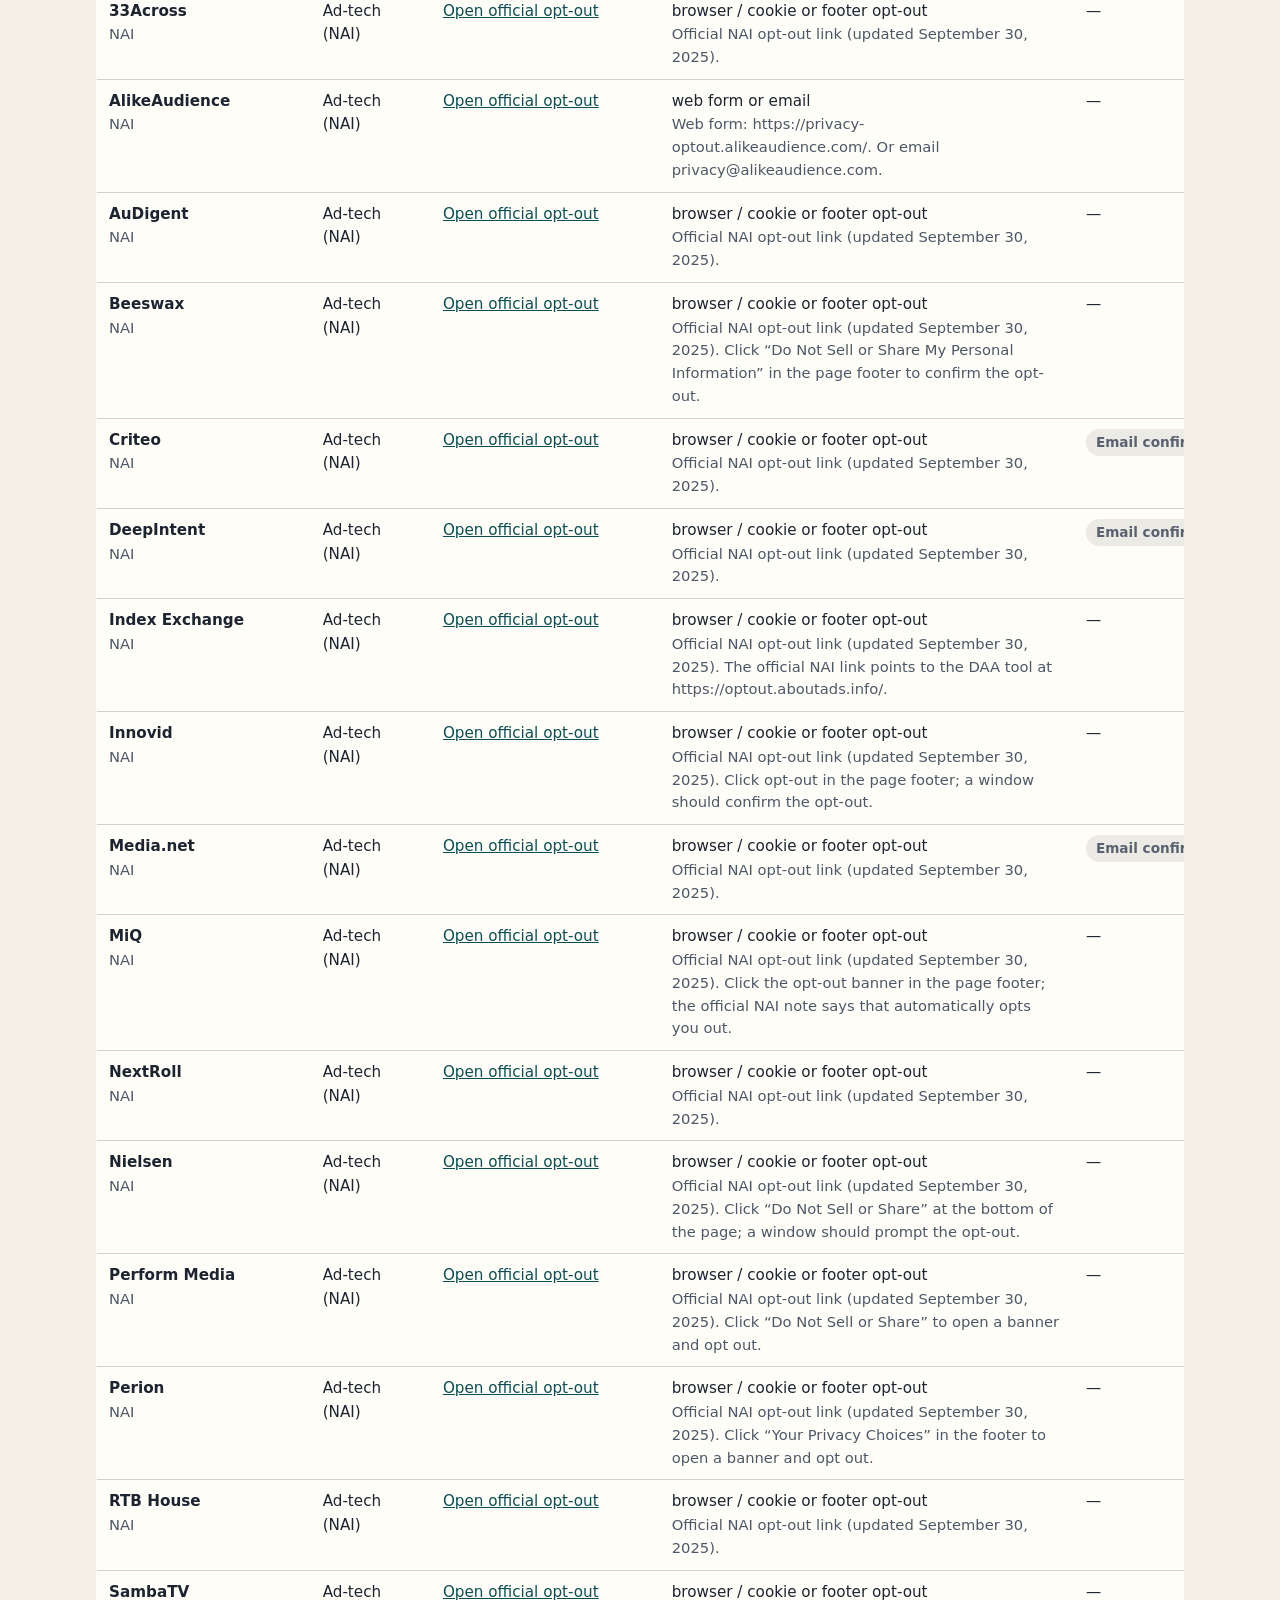
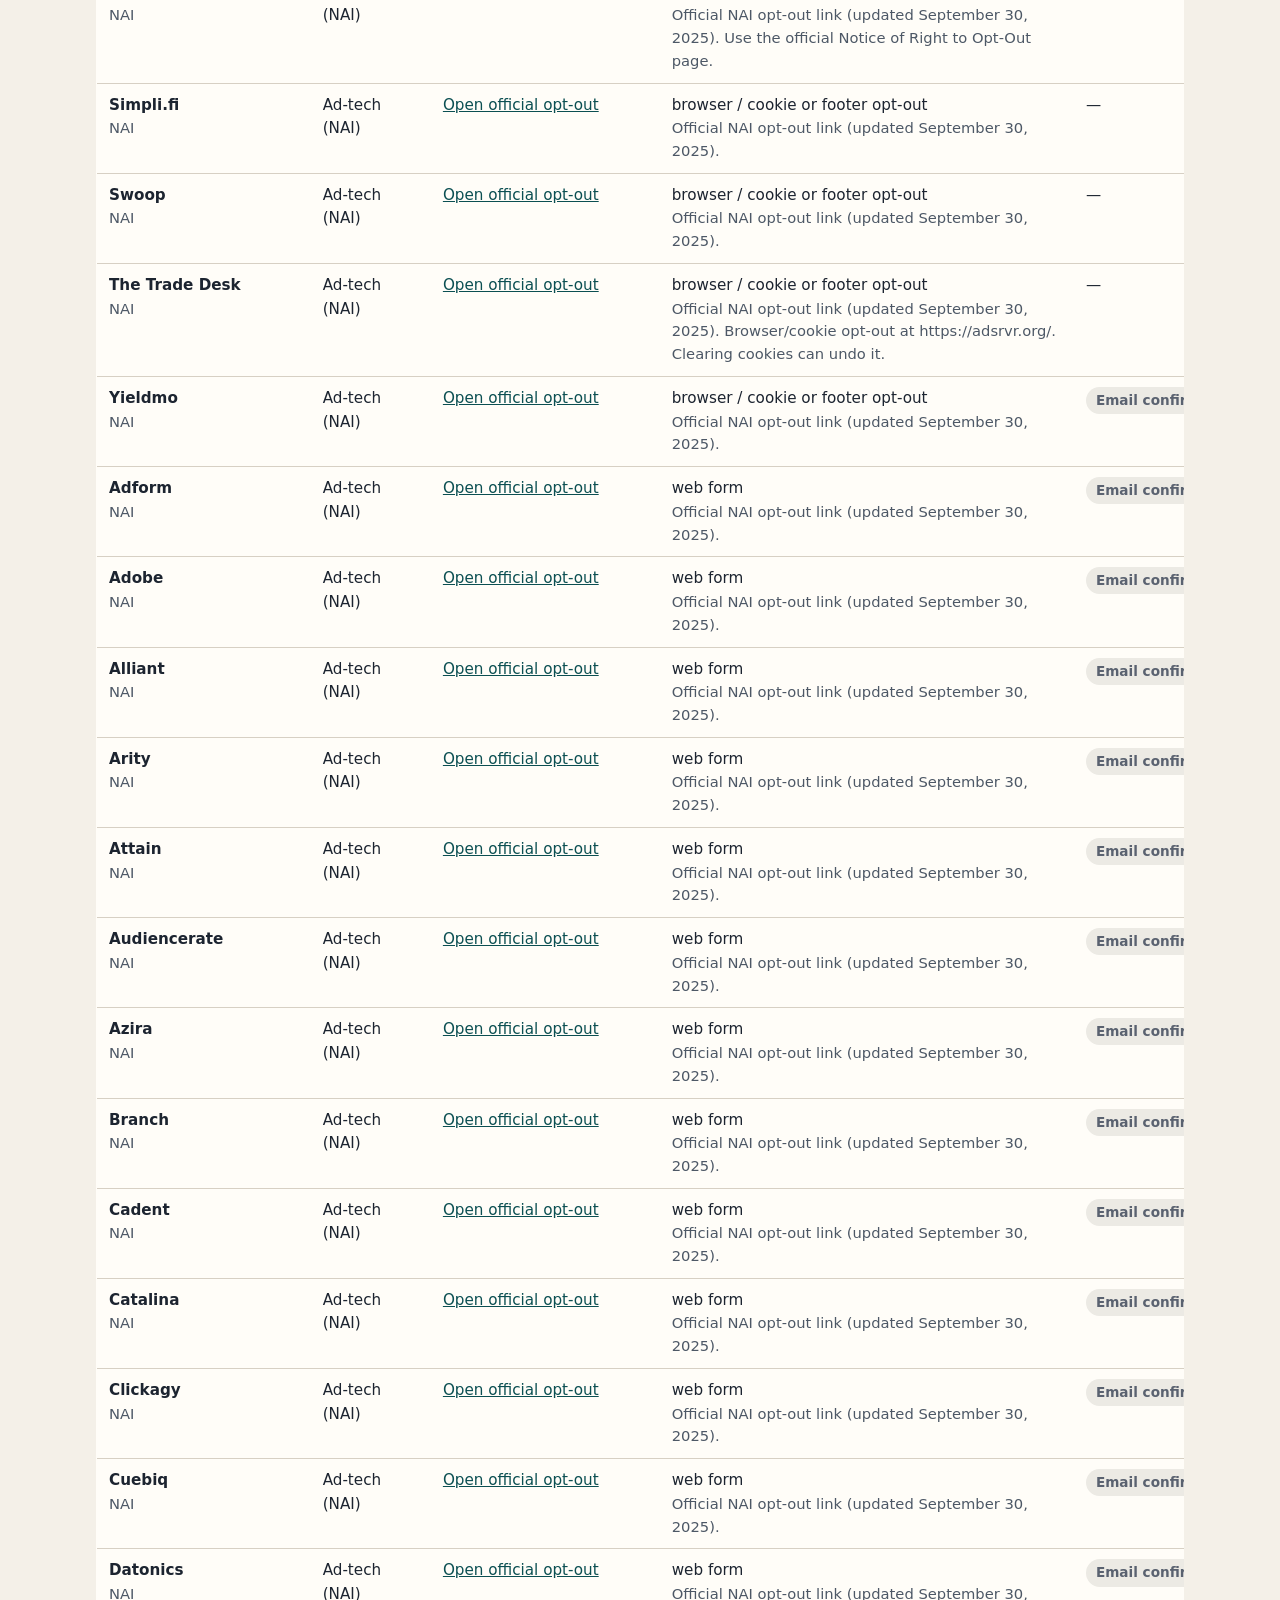
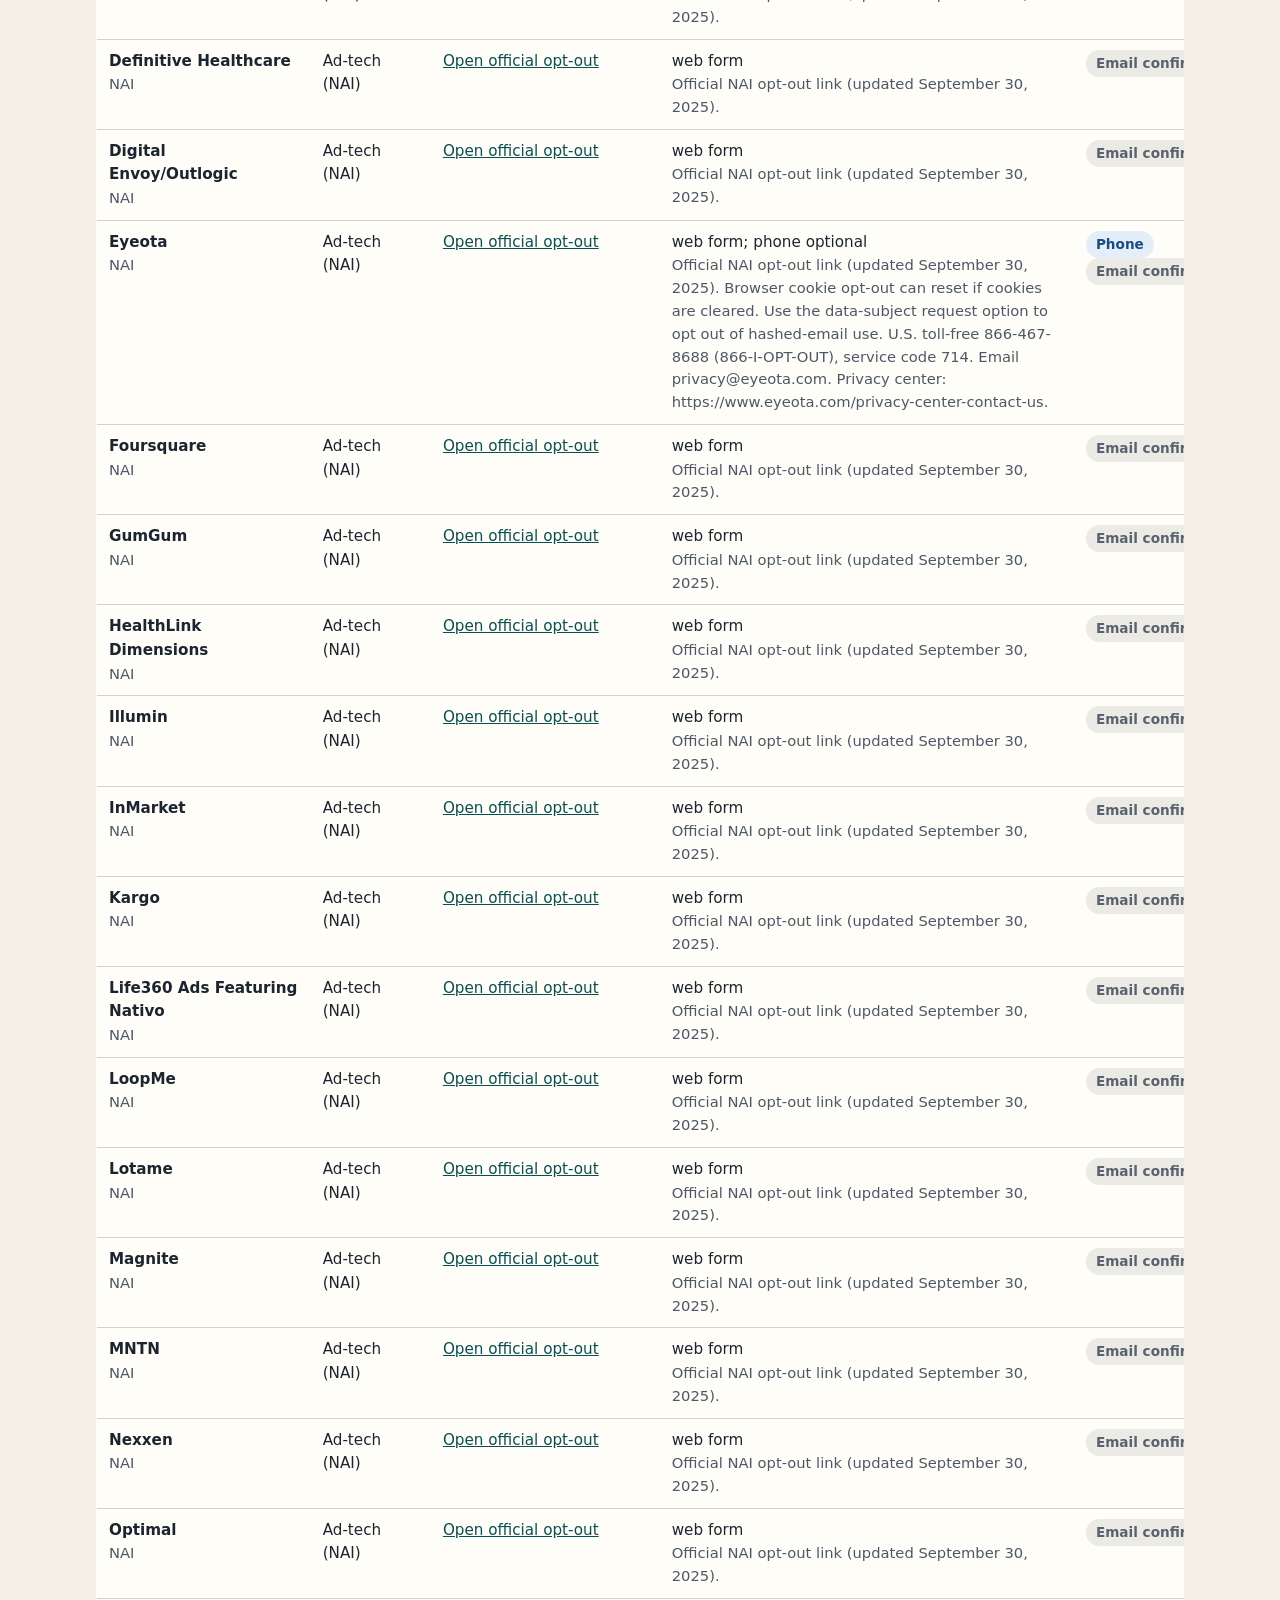
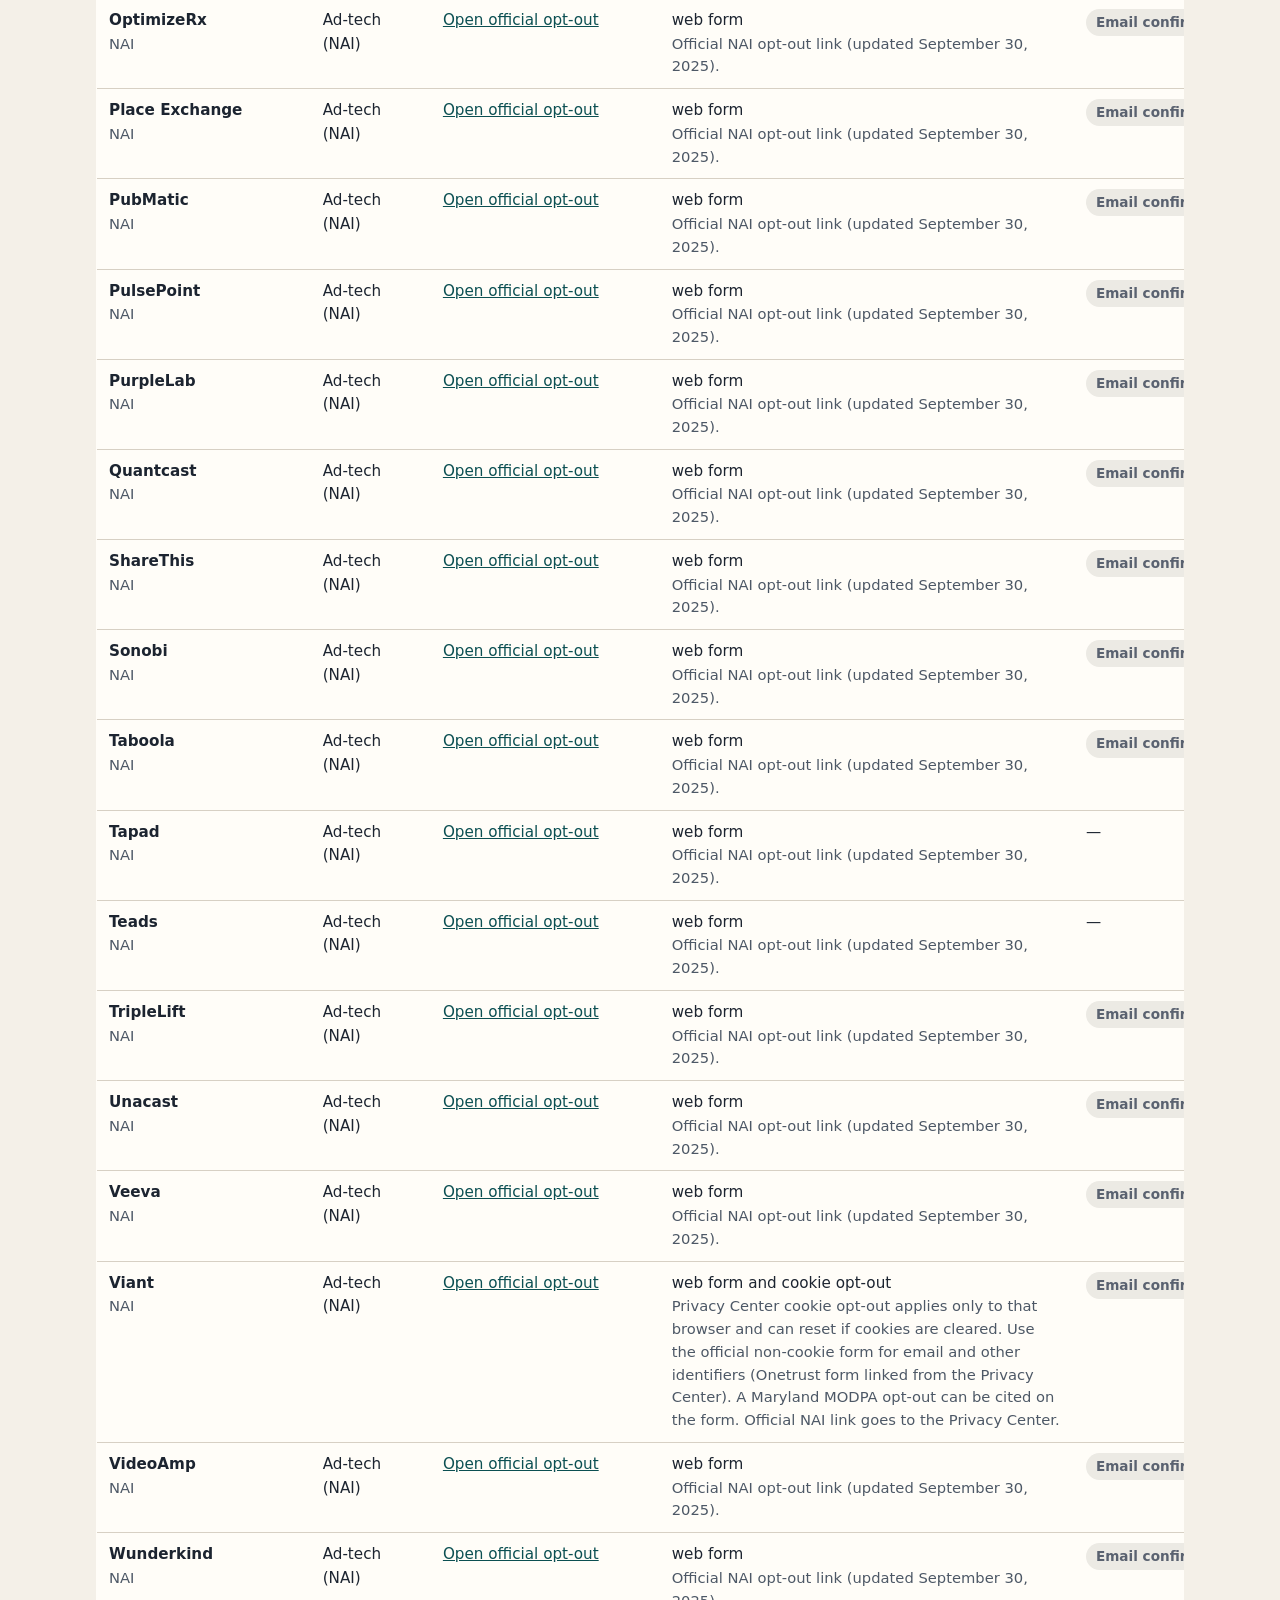
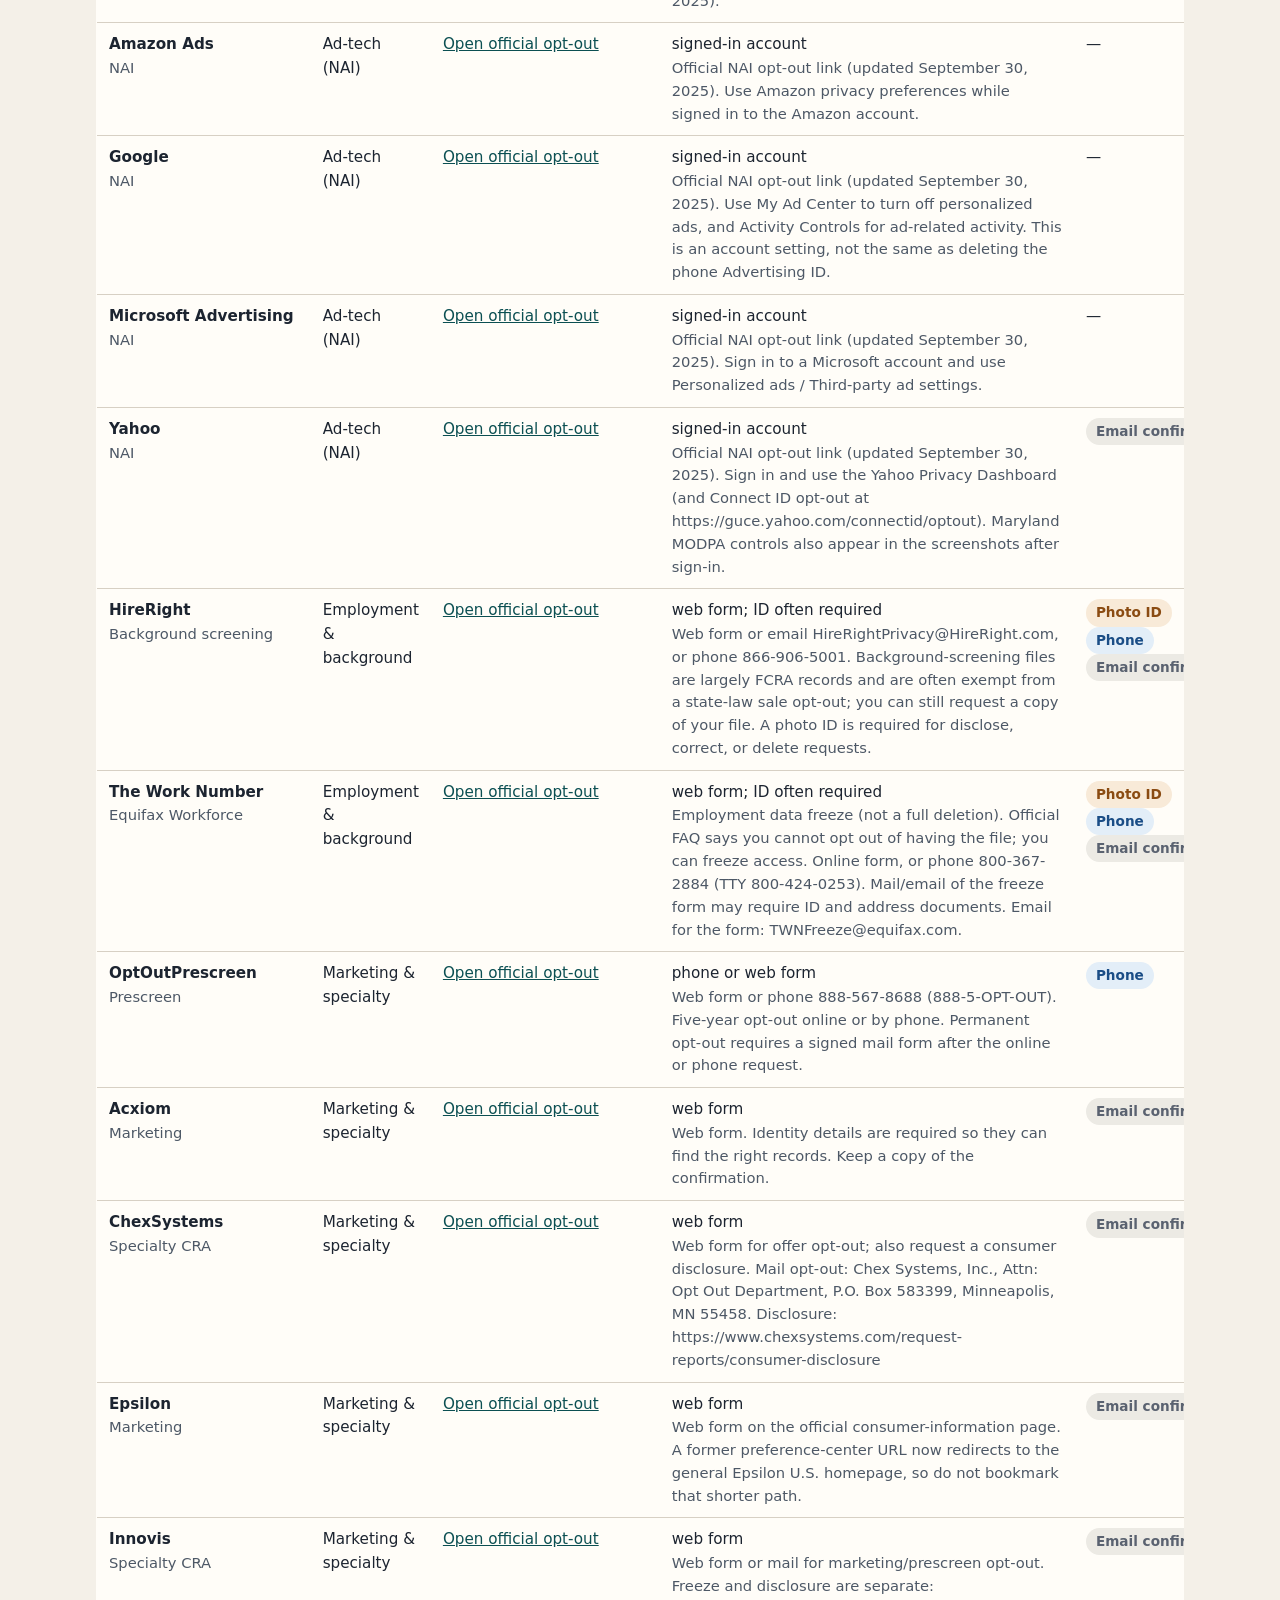
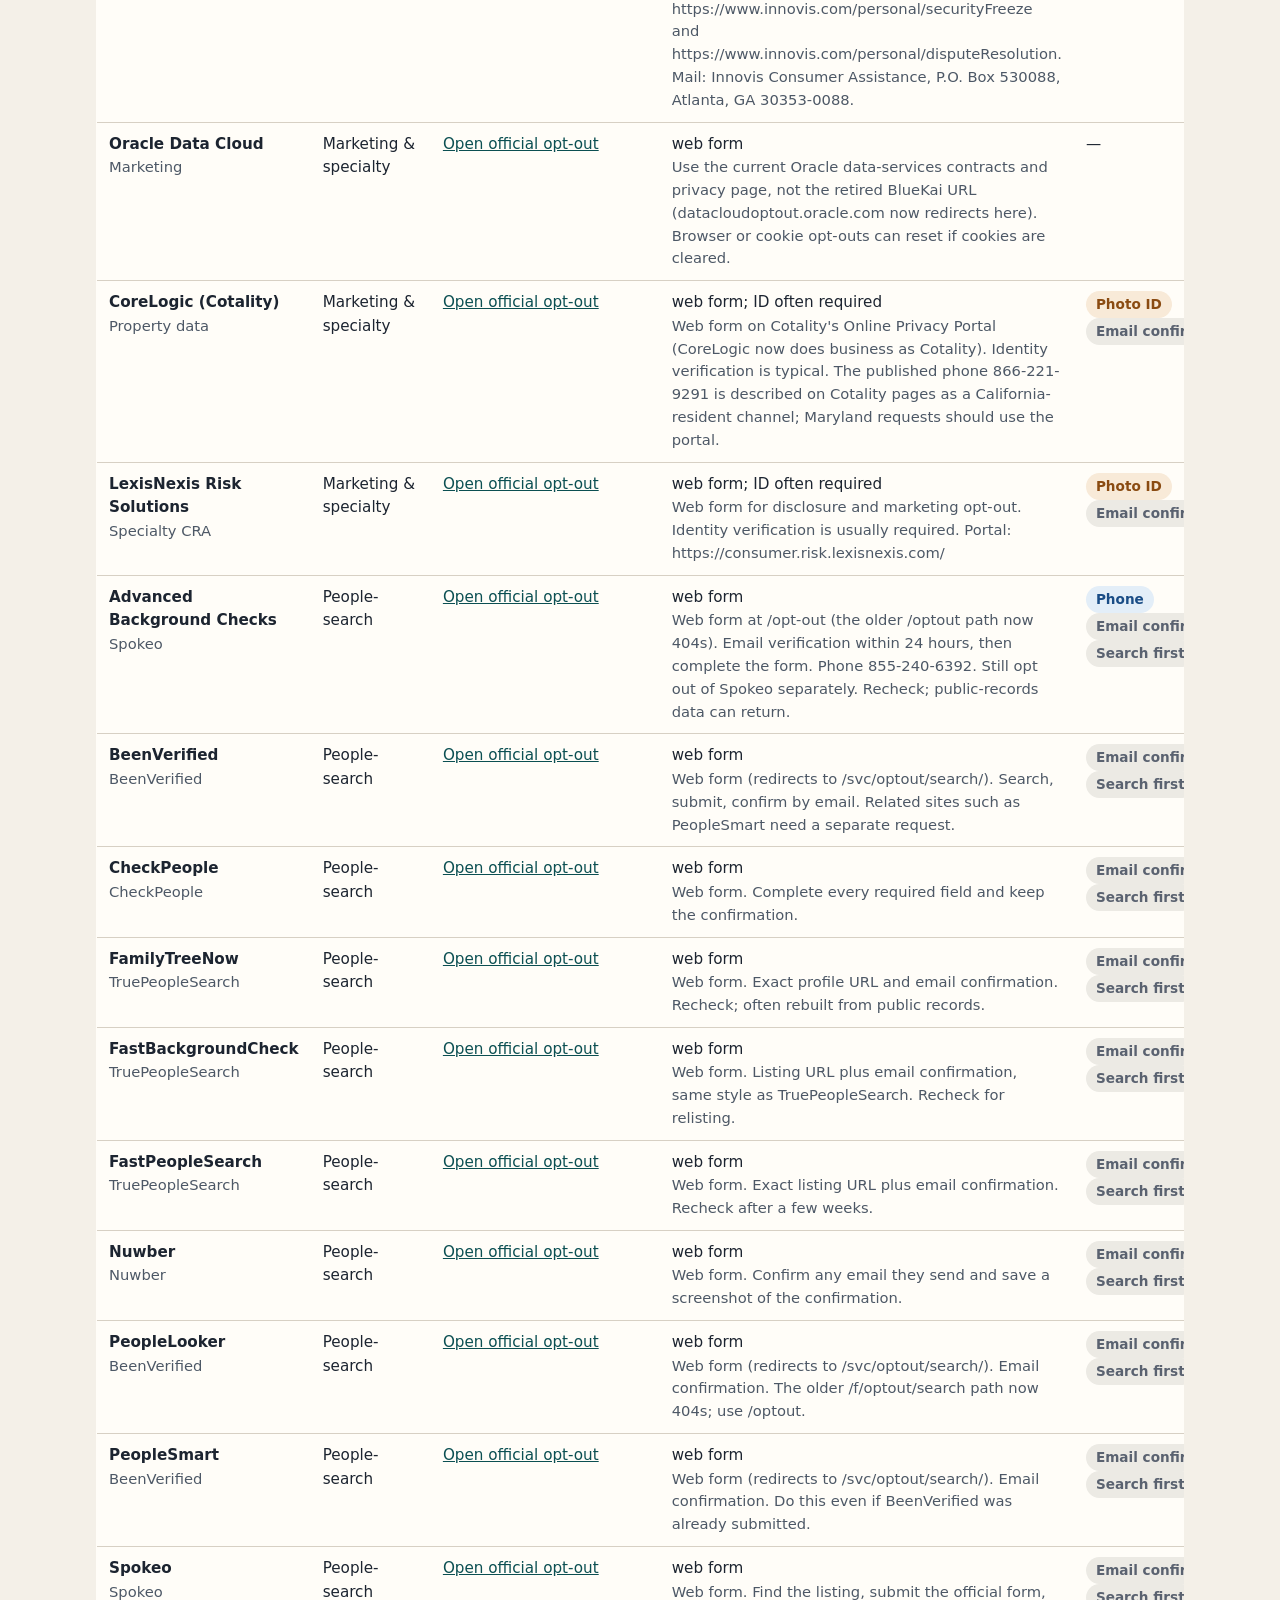
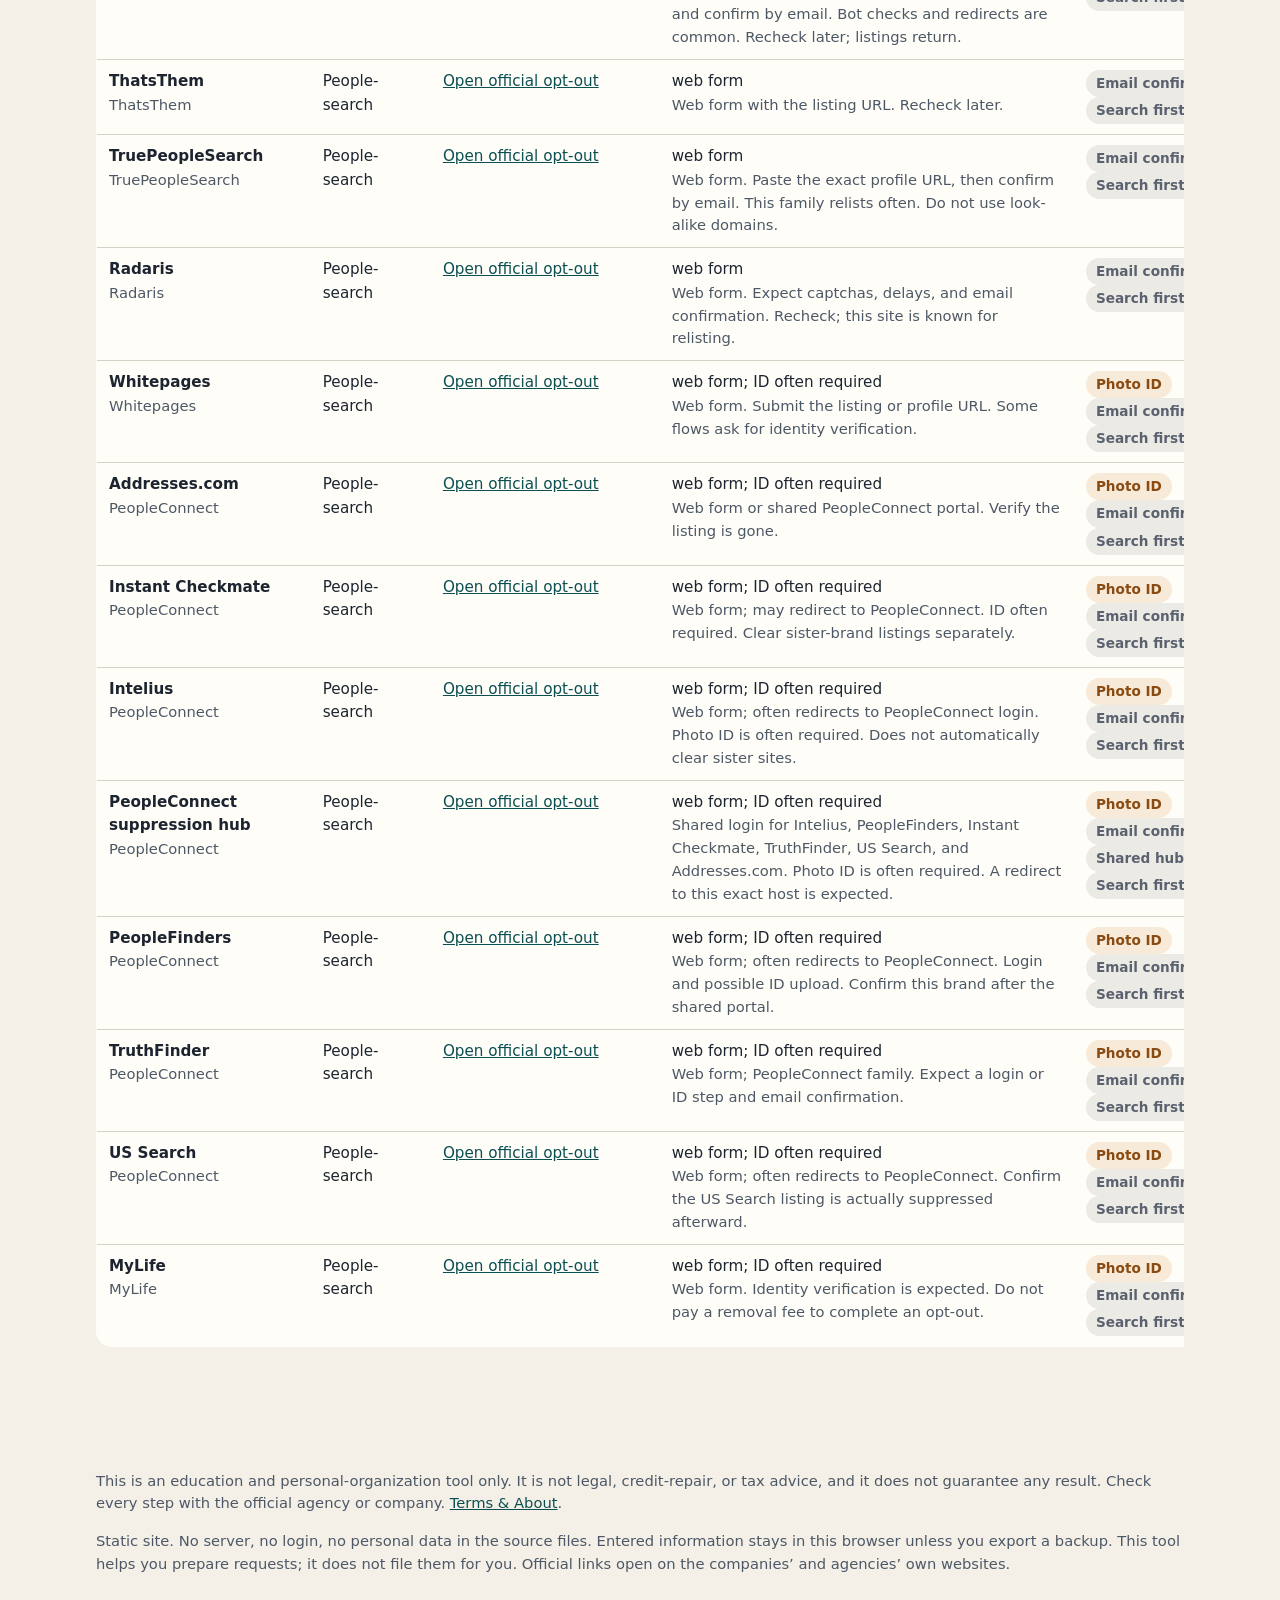
<file: optout.html>
<!DOCTYPE html>
<html lang="en">
<head>
  <meta charset="utf-8">
  <meta name="viewport" content="width=device-width, initial-scale=1">
  <meta name="referrer" content="no-referrer">
  <meta name="robots" content="noindex,nofollow">
  <title>Opt-out queue — Privacy &amp; Credit Command Center</title>
  <link rel="stylesheet" href="css/styles.css">
</head>
<body>
  <a class="skip" href="#page-root">Skip to content</a>
  <header class="site-header" id="site-header"></header>
  <main id="page-root"></main>
  <footer class="site-footer">
    <p>This is an education and personal-organization tool only. It is not legal, credit-repair, or tax advice, and it does not guarantee any result. Check every step with the official agency or company. <a href="terms.html">Terms &amp; About</a>.</p>
    <p>Static site. No server, no login, no personal data in the source files. Entered information stays in this browser unless you export a backup. This tool helps you prepare requests; it does not file them for you. Official links open on the companies’ and agencies’ own websites.</p>
  </footer>

  <script src="js/brokers-data.js"></script>
  <script src="js/credit-data.js"></script>
  <script src="js/catalog-data.js"></script>
  <script src="js/storage.js"></script>
  <script src="js/ui.js"></script>
  <script src="js/letters.js"></script>
  <script src="js/pages.js"></script>

  <script>Pages.boot("optout");</script>
</body>
</html>
</file>
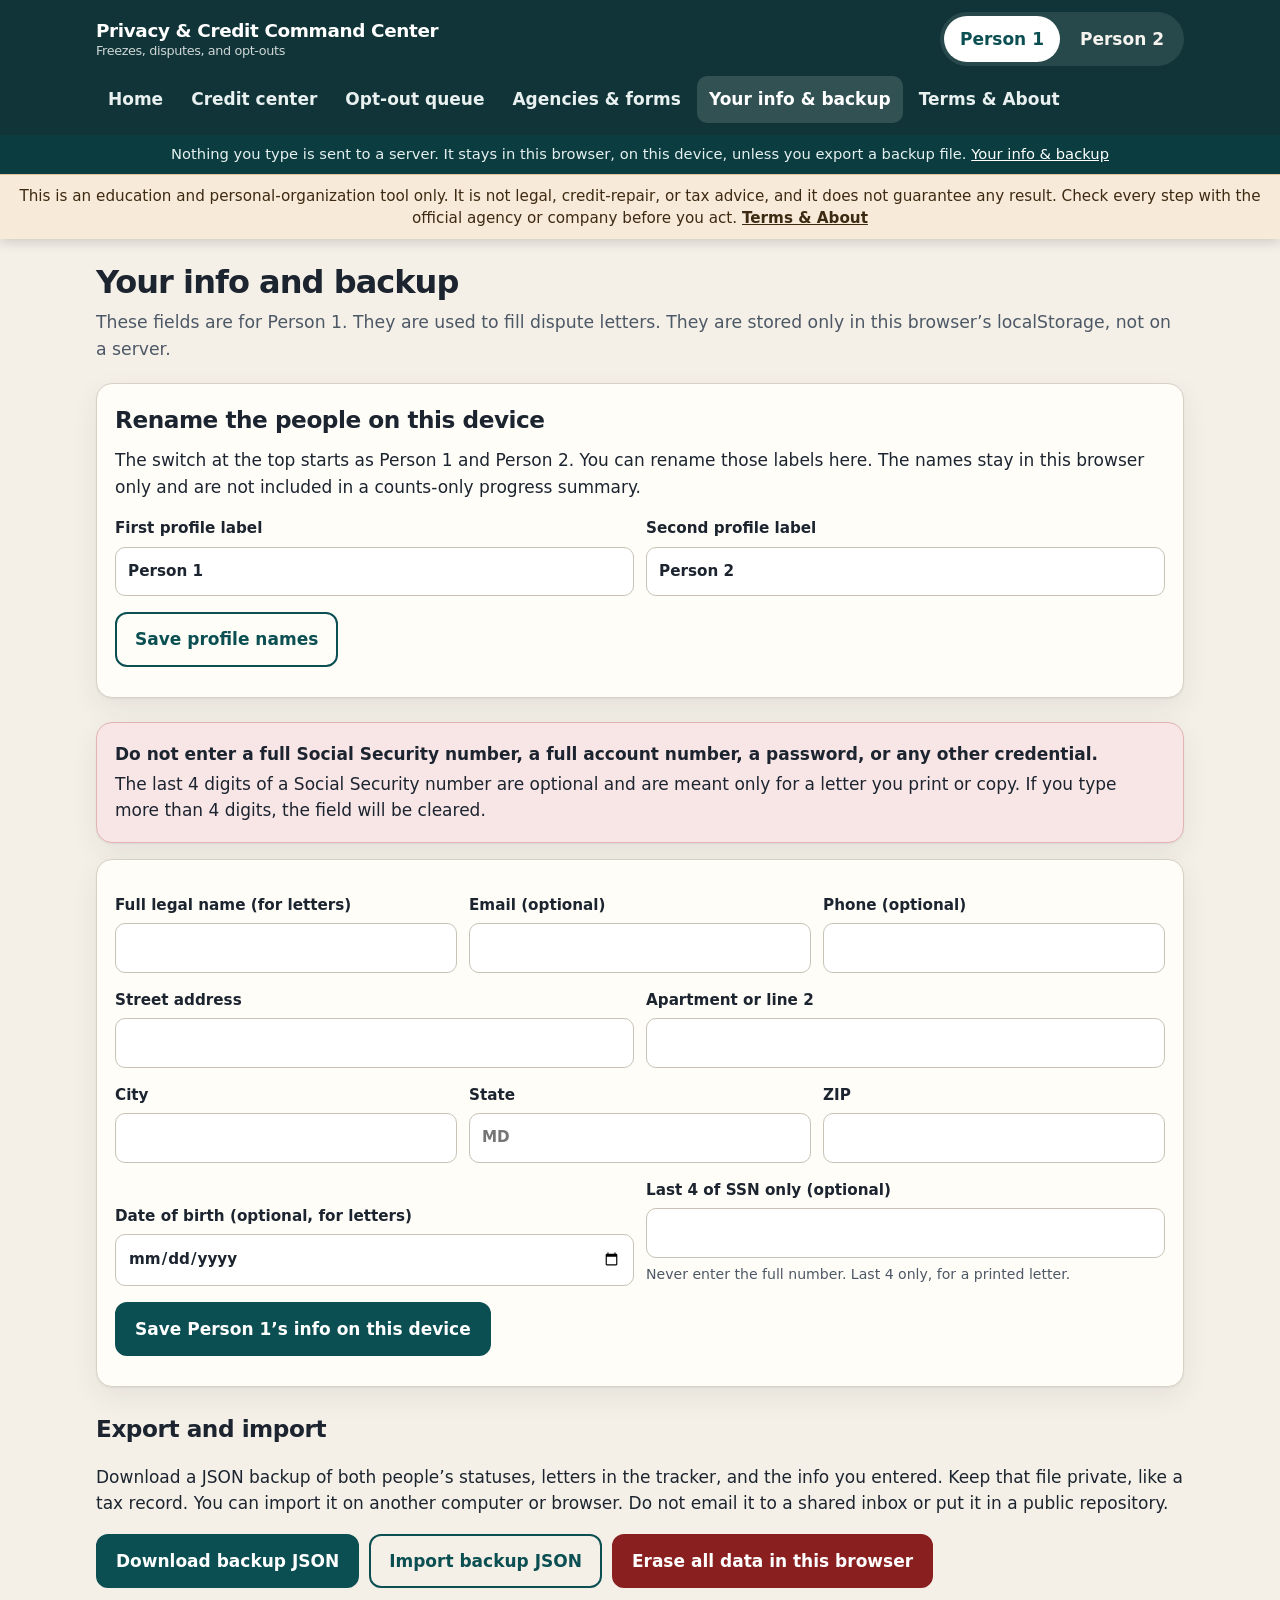
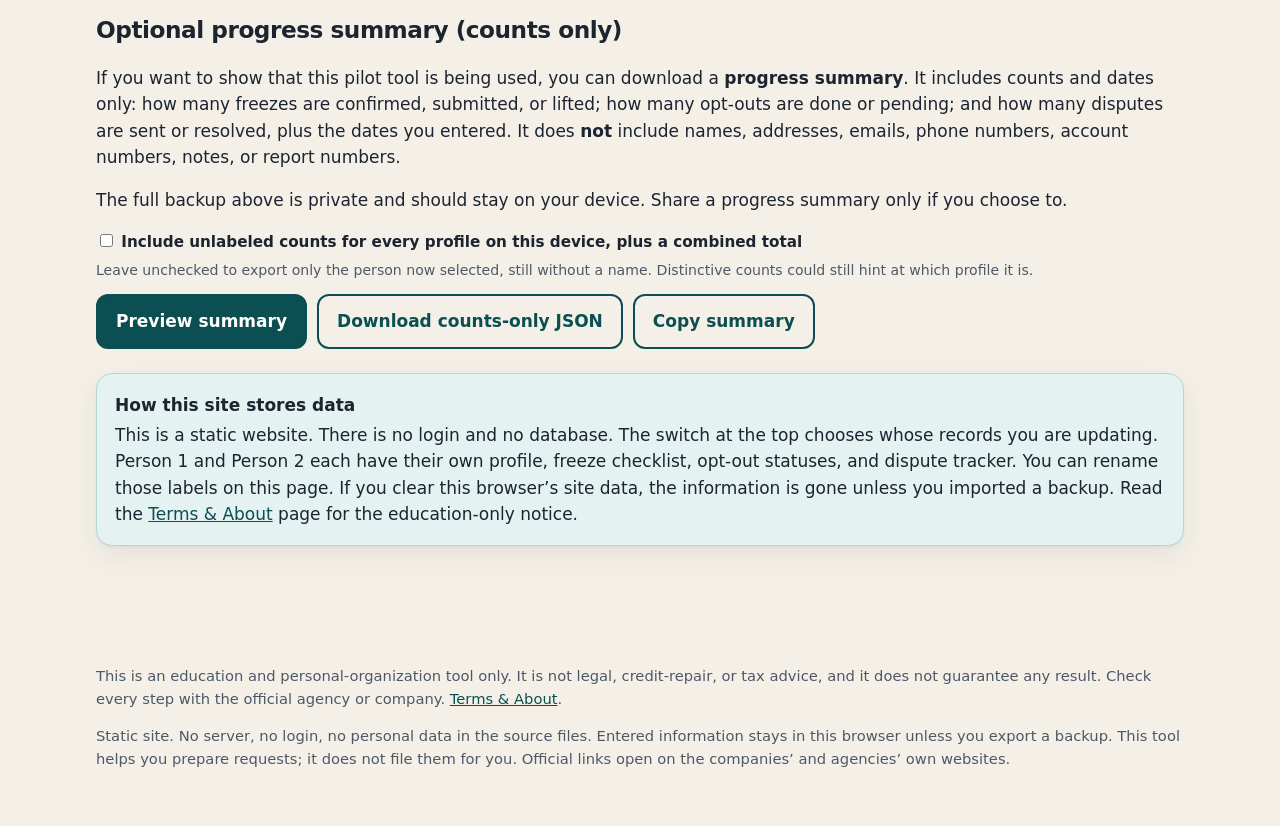
<file: settings.html>
<!DOCTYPE html>
<html lang="en">
<head>
  <meta charset="utf-8">
  <meta name="viewport" content="width=device-width, initial-scale=1">
  <meta name="referrer" content="no-referrer">
  <meta name="robots" content="noindex,nofollow">
  <title>Your info and backup — Privacy &amp; Credit Command Center</title>
  <link rel="stylesheet" href="css/styles.css">
</head>
<body>
  <a class="skip" href="#page-root">Skip to content</a>
  <header class="site-header" id="site-header"></header>
  <main id="page-root"></main>
  <footer class="site-footer">
    <p>This is an education and personal-organization tool only. It is not legal, credit-repair, or tax advice, and it does not guarantee any result. Check every step with the official agency or company. <a href="terms.html">Terms &amp; About</a>.</p>
    <p>Static site. No server, no login, no personal data in the source files. Entered information stays in this browser unless you export a backup. This tool helps you prepare requests; it does not file them for you. Official links open on the companies’ and agencies’ own websites.</p>
  </footer>

  <script src="js/brokers-data.js"></script>
  <script src="js/credit-data.js"></script>
  <script src="js/catalog-data.js"></script>
  <script src="js/storage.js"></script>
  <script src="js/ui.js"></script>
  <script src="js/letters.js"></script>
  <script src="js/pages.js"></script>

  <script>Pages.boot("settings");</script>
</body>
</html>
</file>
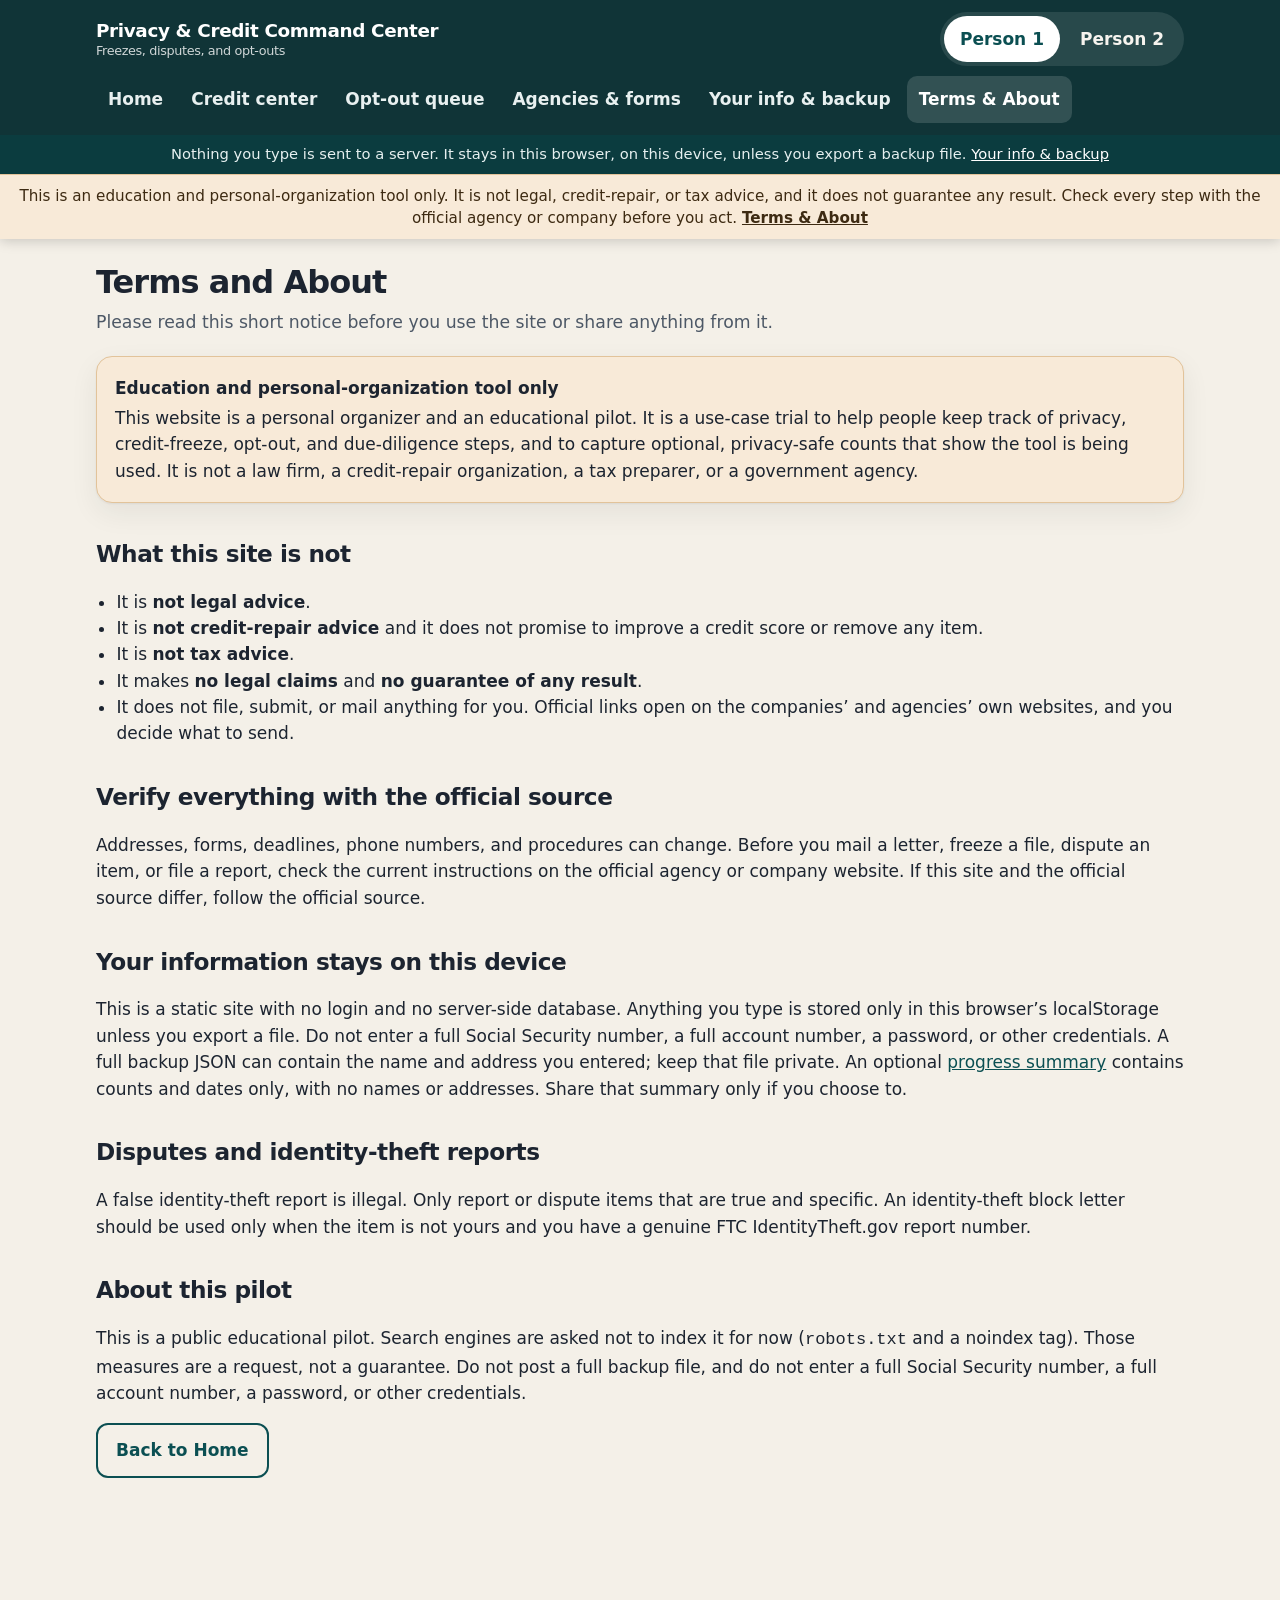
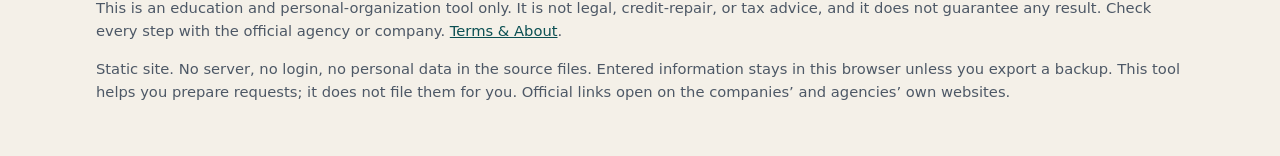
<file: terms.html>
<!DOCTYPE html>
<html lang="en">
<head>
  <meta charset="utf-8">
  <meta name="viewport" content="width=device-width, initial-scale=1">
  <meta name="referrer" content="no-referrer">
  <meta name="robots" content="noindex,nofollow">
  <title>Terms and About — Privacy &amp; Credit Command Center</title>
  <link rel="stylesheet" href="css/styles.css">
</head>
<body>
  <a class="skip" href="#page-root">Skip to content</a>
  <header class="site-header" id="site-header"></header>
  <main id="page-root" class="terms">
    <h1>Terms and About</h1>
    <p class="lead">Please read this short notice before you use the site or share anything from it.</p>

    <div class="callout warn">
      <strong class="lead-in">Education and personal-organization tool only</strong>
      This website is a personal organizer and an educational pilot. It is a use-case trial to help people keep track of privacy, credit-freeze, opt-out, and due-diligence steps, and to capture optional, privacy-safe counts that show the tool is being used. It is not a law firm, a credit-repair organization, a tax preparer, or a government agency.
    </div>

    <h2>What this site is not</h2>
    <ul>
      <li>It is <strong>not legal advice</strong>.</li>
      <li>It is <strong>not credit-repair advice</strong> and it does not promise to improve a credit score or remove any item.</li>
      <li>It is <strong>not tax advice</strong>.</li>
      <li>It makes <strong>no legal claims</strong> and <strong>no guarantee of any result</strong>.</li>
      <li>It does not file, submit, or mail anything for you. Official links open on the companies’ and agencies’ own websites, and you decide what to send.</li>
    </ul>

    <h2>Verify everything with the official source</h2>
    <p>Addresses, forms, deadlines, phone numbers, and procedures can change. Before you mail a letter, freeze a file, dispute an item, or file a report, check the current instructions on the official agency or company website. If this site and the official source differ, follow the official source.</p>

    <h2>Your information stays on this device</h2>
    <p>This is a static site with no login and no server-side database. Anything you type is stored only in this browser’s localStorage unless you export a file. Do not enter a full Social Security number, a full account number, a password, or other credentials. A full backup JSON can contain the name and address you entered; keep that file private. An optional <a href="settings.html">progress summary</a> contains counts and dates only, with no names or addresses. Share that summary only if you choose to.</p>

    <h2>Disputes and identity-theft reports</h2>
    <p>A false identity-theft report is illegal. Only report or dispute items that are true and specific. An identity-theft block letter should be used only when the item is not yours and you have a genuine FTC IdentityTheft.gov report number.</p>

    <h2>About this pilot</h2>
    <p>This is a public educational pilot. Search engines are asked not to index it for now (<code>robots.txt</code> and a noindex tag). Those measures are a request, not a guarantee. Do not post a full backup file, and do not enter a full Social Security number, a full account number, a password, or other credentials.</p>

    <p><a class="btn secondary" href="index.html">Back to Home</a></p>
  </main>
  <footer class="site-footer">
    <p>This is an education and personal-organization tool only. It is not legal, credit-repair, or tax advice, and it does not guarantee any result. Check every step with the official agency or company. <a href="terms.html">Terms &amp; About</a>.</p>
    <p>Static site. No server, no login, no personal data in the source files. Entered information stays in this browser unless you export a backup. This tool helps you prepare requests; it does not file them for you. Official links open on the companies’ and agencies’ own websites.</p>
  </footer>

  <script src="js/brokers-data.js"></script>
  <script src="js/credit-data.js"></script>
  <script src="js/catalog-data.js"></script>
  <script src="js/storage.js"></script>
  <script src="js/ui.js"></script>
  <script src="js/letters.js"></script>
  <script src="js/pages.js"></script>

</body>
</html>
</file>
<file: css/styles.css>
/* Privacy & Credit Command Center
   Offline-friendly, mobile-first, large controls for two people. */

:root {
  --bg: #f4f0e8;
  --bg-card: #fffdf8;
  --bg-soft: #e9efe9;
  --ink: #1c2430;
  --ink-muted: #4d5866;
  --line: #d7d0c4;
  --accent: #0b4f52;
  --accent-2: #0d6b6f;
  --accent-soft: #e4f2f2;
  --warm: #8a4b12;
  --warm-bg: #f8ead8;
  --ok: #145c38;
  --ok-bg: #e4f3ea;
  --pending: #1a4d86;
  --pending-bg: #e3eef8;
  --danger: #8a1f1f;
  --danger-bg: #f8e6e6;
  --neutral: #5a6270;
  --neutral-bg: #eceae4;
  --shadow: 0 1px 2px rgba(28,36,48,.06), 0 10px 28px rgba(28,36,48,.07);
  --radius: 16px;
  --max: 1120px;
  --header-h: 0px;
}

* { box-sizing: border-box; }
html { scroll-behavior: smooth; }
body {
  margin: 0;
  font-family: "Segoe UI", "Helvetica Neue", system-ui, -apple-system, sans-serif;
  color: var(--ink);
  background: var(--bg);
  line-height: 1.55;
  font-size: 17px;
}

img { max-width: 100%; }
a { color: var(--accent); }
a:focus, button:focus, input:focus, select:focus, textarea:focus {
  outline: 3px solid #f0c36a;
  outline-offset: 2px;
}

.skip {
  position: absolute;
  left: -999px;
  top: 8px;
  background: #fff;
  padding: 8px 12px;
  z-index: 100;
}
.skip:focus { left: 8px; }

.site-header {
  position: sticky;
  top: 0;
  z-index: 40;
  background: #103437;
  color: #f6f3ee;
  box-shadow: 0 2px 12px rgba(0,0,0,.18);
}
.header-inner {
  max-width: var(--max);
  margin: 0 auto;
  padding: 12px 16px 0;
}
.header-top {
  display: flex;
  flex-wrap: wrap;
  gap: 12px;
  align-items: center;
  justify-content: space-between;
}
.logo {
  color: #fff;
  text-decoration: none;
  font-weight: 700;
  font-size: 1.15rem;
  letter-spacing: -0.02em;
  line-height: 1.2;
}
.logo span { display: block; font-weight: 500; font-size: .8rem; opacity: .8; }

.person-switch {
  display: flex;
  background: rgba(255,255,255,.1);
  border-radius: 999px;
  padding: 4px;
  gap: 4px;
}
.person-switch button {
  appearance: none;
  border: 0;
  background: transparent;
  color: #f6f3ee;
  font: inherit;
  font-weight: 700;
  padding: 10px 16px;
  border-radius: 999px;
  cursor: pointer;
  min-height: 44px;
}
.person-switch button[aria-pressed="true"] {
  background: #fff;
  color: var(--accent);
}

nav.main-nav {
  display: flex;
  flex-wrap: wrap;
  gap: 4px;
  padding: 10px 0 12px;
}
nav.main-nav a {
  color: #e8f0f0;
  text-decoration: none;
  padding: 10px 12px;
  border-radius: 10px;
  font-weight: 600;
  min-height: 44px;
  display: inline-flex;
  align-items: center;
}
nav.main-nav a:hover, nav.main-nav a[aria-current="page"] {
  background: rgba(255,255,255,.14);
  color: #fff;
}
.privacy-strip {
  background: #0b3c3f;
  color: #e6f0f0;
  font-size: .92rem;
  margin: 0;
  padding: 8px 16px;
  text-align: center;
}
.privacy-strip a { color: #fff; }

main {
  max-width: var(--max);
  margin: 0 auto;
  padding: 24px 16px 80px;
}

h1 { font-size: 2rem; line-height: 1.2; margin: 0 0 8px; letter-spacing: -0.03em; }
h2 { font-size: 1.45rem; margin: 0 0 10px; letter-spacing: -0.02em; }
h3 { font-size: 1.15rem; margin: 0 0 8px; }
.lead { font-size: 1.08rem; color: var(--ink-muted); margin: 0 0 20px; }

.hero {
  background: var(--bg-card);
  border: 1px solid var(--line);
  border-radius: var(--radius);
  padding: 24px;
  box-shadow: var(--shadow);
  margin-bottom: 24px;
}

.grid {
  display: grid;
  gap: 16px;
}
.grid-2 { grid-template-columns: 1fr; }
.grid-3 { grid-template-columns: 1fr; }
@media (min-width: 700px) {
  .grid-2 { grid-template-columns: 1fr 1fr; }
  .grid-3 { grid-template-columns: 1fr 1fr; }
}
@media (min-width: 980px) {
  .grid-3 { grid-template-columns: 1fr 1fr 1fr; }
}

.card, .callout, .org-card {
  background: var(--bg-card);
  border: 1px solid var(--line);
  border-radius: var(--radius);
  padding: 18px;
  box-shadow: var(--shadow);
}
.card.featured { border-color: var(--accent); box-shadow: var(--shadow), 0 0 0 2px var(--accent-soft); }
.card h2, .card h3 { margin-top: 0; }
.card p { margin-top: 0; }
.card-meta { color: var(--ink-muted); font-size: .95rem; }

.callout { margin: 16px 0; }
.callout.info { background: var(--accent-soft); border-color: #b7d6d6; }
.callout.warn { background: var(--warm-bg); border-color: #e2c39a; }
.callout.danger { background: var(--danger-bg); border-color: #e3b3b3; }
.callout strong.lead-in { display: block; margin-bottom: 4px; }

.btn, button.btn, a.btn {
  appearance: none;
  display: inline-flex;
  align-items: center;
  justify-content: center;
  gap: 8px;
  min-height: 48px;
  padding: 12px 18px;
  border-radius: 12px;
  border: 2px solid var(--accent);
  background: var(--accent);
  color: #fff;
  font: inherit;
  font-weight: 700;
  text-decoration: none;
  cursor: pointer;
}
.btn:hover { background: var(--accent-2); border-color: var(--accent-2); }
.btn.secondary {
  background: transparent;
  color: var(--accent);
}
.btn.secondary:hover { background: var(--accent-soft); }
.btn.ghost {
  background: transparent;
  border-color: var(--line);
  color: var(--ink);
}
.btn.danger {
  background: var(--danger);
  border-color: var(--danger);
}
.btn-row { display: flex; flex-wrap: wrap; gap: 10px; margin: 12px 0; }

.pill {
  display: inline-flex;
  align-items: center;
  border-radius: 999px;
  padding: 3px 10px;
  font-size: .85rem;
  font-weight: 700;
  background: var(--neutral-bg);
  color: var(--neutral);
  white-space: nowrap;
}
.pill.ok { background: var(--ok-bg); color: var(--ok); }
.pill.pending { background: var(--pending-bg); color: var(--pending); }
.pill.warn { background: var(--warm-bg); color: var(--warm); }
.pill.danger { background: var(--danger-bg); color: var(--danger); }

.toolbar {
  display: flex;
  flex-wrap: wrap;
  gap: 12px;
  align-items: flex-end;
  margin: 16px 0;
}
label.field {
  display: flex;
  flex-direction: column;
  gap: 6px;
  font-weight: 650;
  font-size: .95rem;
  flex: 1 1 180px;
}
input[type="text"], input[type="email"], input[type="tel"], input[type="date"],
input[type="search"], input[type="url"], select, textarea {
  font: inherit;
  padding: 12px 12px;
  border: 1.5px solid #c9c2b6;
  border-radius: 10px;
  background: #fff;
  min-height: 48px;
  width: 100%;
  color: var(--ink);
}
textarea { min-height: 110px; resize: vertical; }
.hint { font-weight: 500; color: var(--ink-muted); font-size: .88rem; }
.ssn-warn { color: var(--danger); font-weight: 700; font-size: .9rem; }

.stats {
  display: grid;
  grid-template-columns: repeat(2, 1fr);
  gap: 10px;
  margin: 16px 0;
}
@media (min-width: 700px) {
  .stats { grid-template-columns: repeat(4, 1fr); }
}
.stat {
  background: var(--bg-card);
  border: 1px solid var(--line);
  border-radius: 12px;
  padding: 14px;
}
.stat b { display: block; font-size: 1.6rem; letter-spacing: -0.03em; }
.stat span { color: var(--ink-muted); font-size: .9rem; }

table.data {
  width: 100%;
  border-collapse: collapse;
  background: var(--bg-card);
  border: 1px solid var(--line);
  border-radius: var(--radius);
  overflow: hidden;
  font-size: .95rem;
}
table.data th, table.data td {
  text-align: left;
  padding: 10px 12px;
  vertical-align: top;
  border-bottom: 1px solid var(--line);
}
table.data th { background: #eef3f2; font-size: .85rem; letter-spacing: .02em; text-transform: uppercase; }
table.data tr:last-child td { border-bottom: 0; }
.table-wrap { overflow-x: auto; margin: 12px 0 20px; }

.org-card h3 { margin-bottom: 4px; }
.org-card .kind { color: var(--ink-muted); margin: 0 0 10px; }
.org-actions { display: flex; flex-wrap: wrap; gap: 8px; margin-top: 12px; }
.freeze-status { margin-top: 12px; display: grid; gap: 10px; }

.letter {
  background: #fff;
  border: 1px solid var(--line);
  padding: 24px;
  white-space: pre-wrap;
  font-family: "Palatino Linotype", Palatino, "Times New Roman", serif;
  font-size: 1rem;
  line-height: 1.5;
  border-radius: 8px;
}
.muted { color: var(--ink-muted); }
.small { font-size: .92rem; }
.toc { display: flex; flex-wrap: wrap; gap: 8px; margin: 12px 0 20px; }
.toc a {
  background: var(--bg-card);
  border: 1px solid var(--line);
  border-radius: 999px;
  padding: 8px 12px;
  text-decoration: none;
  color: var(--ink);
  font-weight: 650;
  font-size: .95rem;
}

.actor-card { margin-bottom: 12px; }
.actor-card h3 { margin: 0 0 6px; }
.kv { margin: 0 0 6px; }
.kv dt { font-weight: 700; font-size: .85rem; color: var(--ink-muted); }
.kv dd { margin: 0 0 8px; }

footer.site-footer {
  max-width: var(--max);
  margin: 0 auto;
  padding: 8px 16px 40px;
  color: var(--ink-muted);
  font-size: .92rem;
}

.hidden { display: none !important; }

@media print {
  .site-header, nav, .toolbar, .btn-row, .privacy-strip, footer.site-footer, .no-print {
    display: none !important;
  }
  body { background: #fff; }
  main { padding: 0; max-width: none; }
  .letter { border: 0; box-shadow: none; }
}

@media (max-width: 699px) {
  h1 { font-size: 1.6rem; }
  table.data { font-size: .88rem; }
  .stack-cards table.data, .stack-cards thead { display: none; }
  .stack-cards tbody, .stack-cards tr, .stack-cards td { display: block; width: 100%; }
  .stack-cards tr {
    background: var(--bg-card);
    border: 1px solid var(--line);
    border-radius: 12px;
    margin: 0 0 12px;
    padding: 8px 4px;
    box-shadow: var(--shadow);
  }
  .stack-cards td {
    border: 0;
    padding: 4px 12px 8px;
  }
  .stack-cards td::before {
    content: attr(data-label);
    display: block;
    font-size: .75rem;
    font-weight: 700;
    text-transform: uppercase;
    color: var(--ink-muted);
    margin-bottom: 2px;
  }
}


.legal-banner {
  background: var(--warm-bg);
  color: #3d2a12;
  margin: 0;
  padding: 10px 16px;
  text-align: center;
  font-size: .95rem;
  border-top: 1px solid #e2c39a;
  line-height: 1.45;
}
.legal-banner a { color: #3d2a12; font-weight: 700; }
.terms h2 { margin-top: 1.4em; }
.terms ul { padding-left: 1.2em; }
.preview-box {
  background: #1c2430;
  color: #f6f3ee;
  border-radius: 10px;
  padding: 16px;
  overflow: auto;
  font-family: ui-monospace, "SF Mono", Menlo, Consolas, monospace;
  font-size: .85rem;
  white-space: pre-wrap;
  max-height: 420px;
}
</file>
